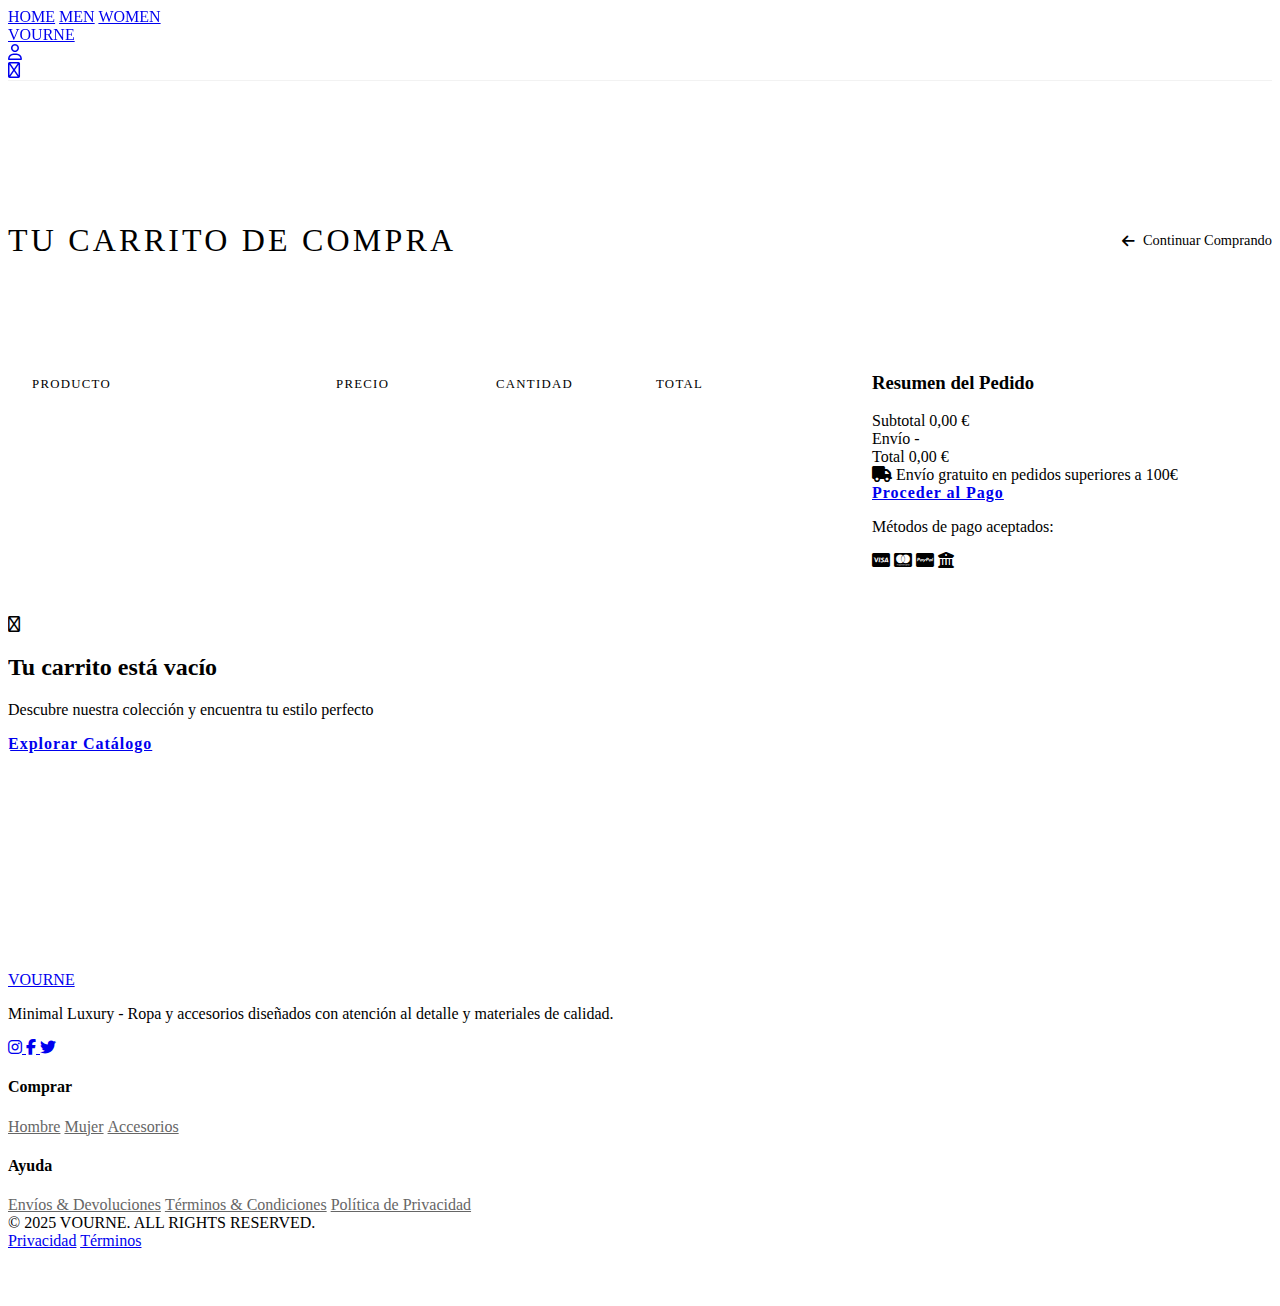
<file: Page-main/cart.html>
<!DOCTYPE html>
<html lang="es">
<head>
    <meta charset="UTF-8">
    <meta name="viewport" content="width=device-width, initial-scale=1.0">
    <title>Carrito - VOURNE</title>
    <link rel="stylesheet" href="assets/css/style.css"> 
    <link rel="stylesheet" href="assets/css/cart.css">
    <link rel="stylesheet" href="https://cdnjs.cloudflare.com/ajax/libs/font-awesome/6.4.0/css/all.min.css">
</head>
<body>
    <header class="site-header" id="header">
        <nav class="nav container">
            <div class="nav__left">
                <a class="nav__link" href="index.html">HOME</a>
                <a class="nav__link" href="catalog/men.html">MEN</a>
                <a class="nav__link" href="catalog/women.html">WOMEN</a>
            </div>

            <div class="nav__center">
                <a href="index.html" class="nav__brand">VOURNE</a>
            </div>

            <div class="nav__right">
                <a class="nav__link" href="#" aria-label="Cuenta">
                    <i class="far fa-user"></i>
                </a>
                <div class="cart-dropdown">
                    <a class="nav__link cart-dropdown__toggle" href="cart.html">
                        <i class="far fa-shopping-bag"></i>
                        <span class="cart-count">0</span>
                    </a>
                </div>
            </div>
        </nav>
    </header>

    <main class="cart-page">
        <div class="container">
            <div class="cart-header">
                <h1>Tu Carrito de Compra</h1>
                <a href="catalog/all.html" class="continue-shopping">
                    <i class="fas fa-arrow-left"></i>
                    Continuar Comprando
                </a>
            </div>

            <div class="cart-layout">
                <div class="cart-items-section">
                    <div class="cart-items-header">
                        <span>Producto</span>
                        <span>Precio</span>
                        <span>Cantidad</span>
                        <span>Total</span>
                    </div>
                    
                    <div class="cart-items-container" id="cartItemsContainer">
                        </div>

                    <div class="cart-empty" id="cartEmpty">
                        <div class="empty-state">
                            <i class="far fa-shopping-bag"></i>
                            <h2>Tu carrito está vacío</h2>
                            <p>Descubre nuestra colección y encuentra tu estilo perfecto</p>
                            <a href="catalog/all.html" class="btn btn--primary">Explorar Catálogo</a>
                        </div>
                    </div>
                </div>

                <div class="cart-summary">
                    <div class="summary-card">
                        <h3>Resumen del Pedido</h3>
                        
                        <div class="summary-row">
                            <span>Subtotal</span>
                            <span id="subtotal">0,00 €</span>
                        </div>
                        
                        <div class="summary-row">
                            <span>Envío</span>
                            <span id="shippingCost">-</span>
                        </div>
                        
                        <div class="summary-divider"></div>
                        
                        <div class="summary-total">
                            <span>Total</span>
                            <span id="totalAmount">0,00 €</span>
                        </div>

                        <div class="shipping-notice">
                            <i class="fas fa-truck"></i>
                            <span>Envío gratuito en pedidos superiores a 100€</span>
                        </div>

                        <a href="checkout.html" class="btn btn--primary btn--full" id="checkoutBtn">
                            Proceder al Pago
                        </a>

                        <div class="payment-methods">
                            <p>Métodos de pago aceptados:</p>
                            <div class="payment-icons">
                                <i class="fab fa-cc-visa" title="Visa"></i>
                                <i class="fab fa-cc-mastercard" title="Mastercard"></i>
                                <i class="fab fa-cc-paypal" title="PayPal"></i>
                                <i class="fas fa-university" title="Transferencia"></i>
                            </div>
                        </div>
                    </div>
                </div>
            </div>
        </div>
    </main>

    <footer class="site-footer">
        <div class="container">
            <div class="footer-content">
                <div class="footer-brand">
                    <a href="index.html" class="footer-logo">VOURNE</a>
                    <p class="footer-description">
                        Minimal Luxury - Ropa y accesorios diseñados con atención al detalle y materiales de calidad.
                    </p>
                    <div class="social-links">
                        <a href="#" class="social-link" aria-label="Instagram">
                            <i class="fab fa-instagram"></i>
                        </a>
                        <a href="#" class="social-link" aria-label="Facebook">
                            <i class="fab fa-facebook-f"></i>
                        </a>
                        <a href="#" class="social-link" aria-label="Twitter">
                            <i class="fab fa-twitter"></i>
                        </a>
                    </div>
                </div>
                
                <div class="footer-column">
                    <h4>Comprar</h4>
                    <div class="footer-links">
                        <a href="catalog/men.html" class="footer-link">Hombre</a>
                        <a href="catalog/women.html" class="footer-link">Mujer</a>
                        <a href="catalog/accessories.html" class="footer-link">Accesorios</a>
                    </div>
                </div>
                
                <div class="footer-column">
                    <h4>Ayuda</h4>
                    <div class="footer-links">
                        <a href="legal/shipping.html" class="footer-link">Envíos & Devoluciones</a>
                        <a href="legal/terms.html" class="footer-link">Términos & Condiciones</a>
                        <a href="legal/privacy.html" class="footer-link">Política de Privacidad</a>
                    </div>
                </div>
            </div>
            
            <div class="footer-bottom">
                <div class="footer-copyright">
                    © 2025 VOURNE. ALL RIGHTS RESERVED.
                </div>
                <div class="footer-legal">
                    <a href="legal/privacy.html" class="footer-link">Privacidad</a>
                    <a href="legal/terms.html" class="footer-link">Términos</a>
                </div>
            </div>
        </div>
    </footer>

    <script src="assets/js/cart.js"></script>
</body>
</html>
</file>
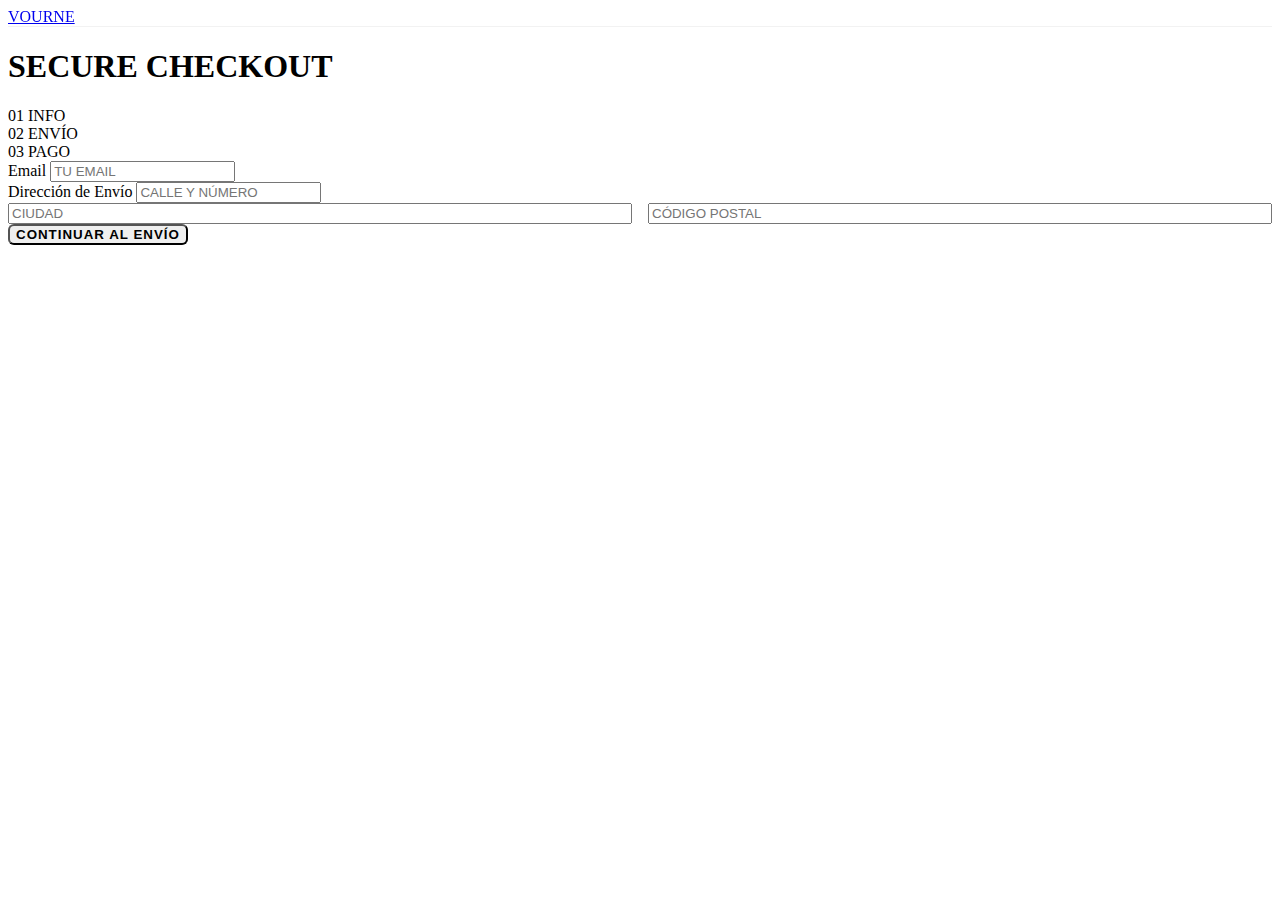
<file: Page-main/checkout.html>
<!DOCTYPE html>
<html lang="es">
<head>
    <meta charset="UTF-8">
    <meta name="viewport" content="width=device-width, initial-scale=1.0">
    <title>CHECKOUT - VOURNE</title>
    <link href="https://fonts.googleapis.com/css2?family=Oswald:wght@300;500;700&family=Syncopate:wght@400;700&display=swap" rel="stylesheet">
    <link rel="stylesheet" href="assets/css/style.css">
</head>
<body>
    <header class="site-header">
        <div class="container text-center">
            <a href="index.html" class="nav__brand">VOURNE</a>
        </div>
    </header>

    <main class="checkout-page">
        <div class="container form-section">
            <div class="catalog-header">
                <h1>SECURE CHECKOUT</h1>
            </div>

            <div class="checkout-steps">
                <div class="step active">01 INFO</div>
                <div class="step">02 ENVÍO</div>
                <div class="step">03 PAGO</div>
            </div>

            <form>
                <div class="form-group">
                    <label>Email</label>
                    <input type="email" placeholder="TU EMAIL" required>
                </div>
                <div class="form-group">
                    <label>Dirección de Envío</label>
                    <input type="text" placeholder="CALLE Y NÚMERO" required>
                </div>
                <div class="form-group" style="display:grid; grid-template-columns: 1fr 1fr; gap:1rem;">
                    <input type="text" placeholder="CIUDAD" required>
                    <input type="text" placeholder="CÓDIGO POSTAL" required>
                </div>
                <div class="mt-2">
                    <button type="submit" class="btn btn--primary btn--full">CONTINUAR AL ENVÍO</button>
                </div>
            </form>
        </div>
    </main>
</body>
</html>
</file>
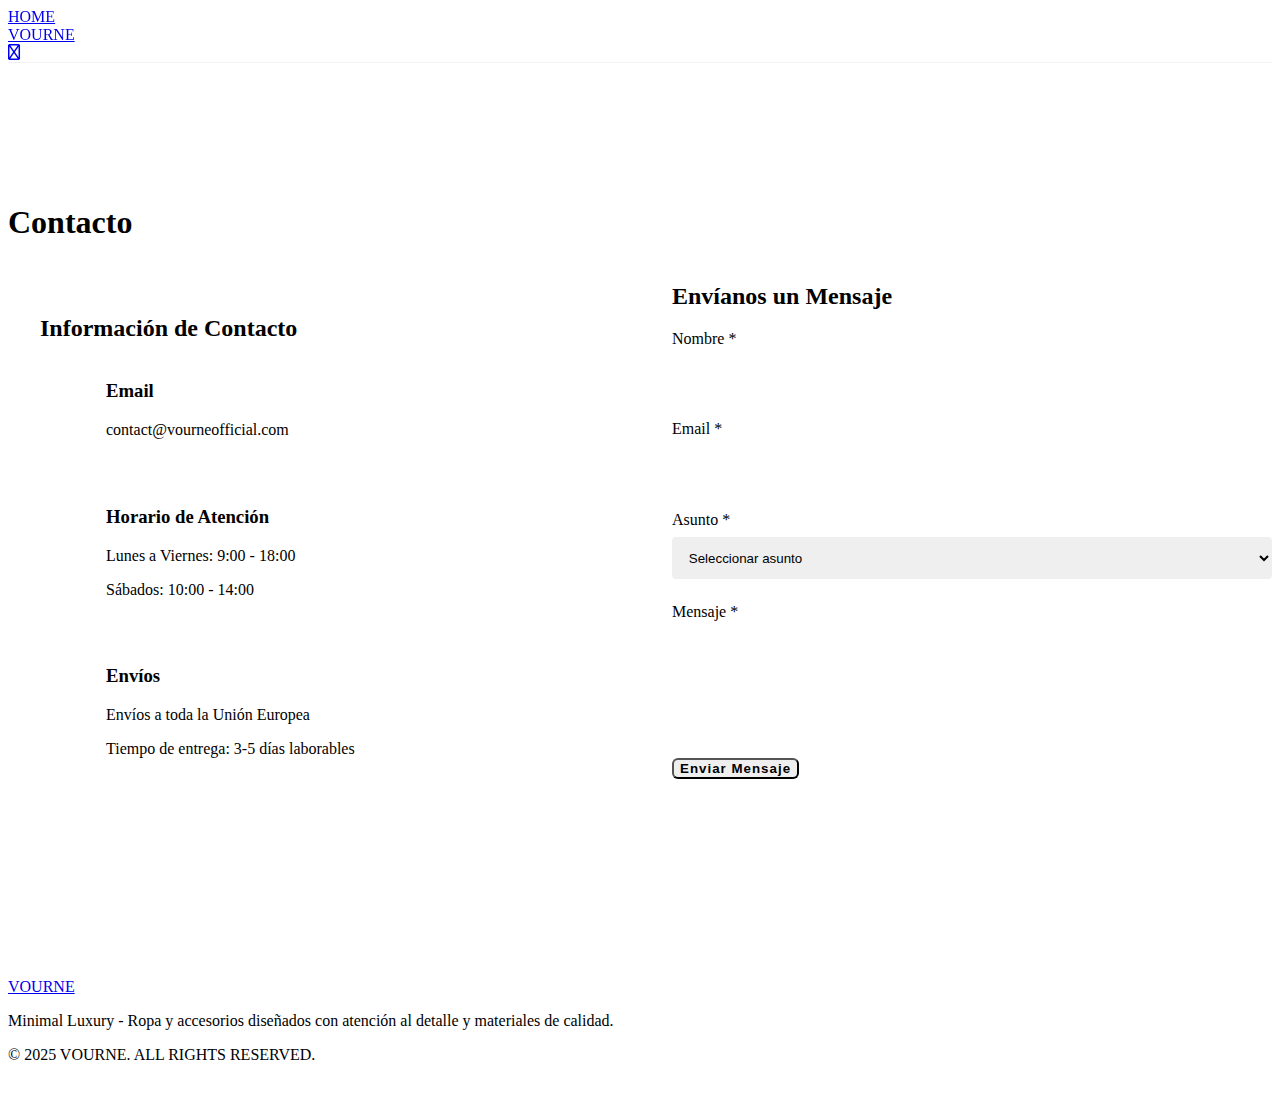
<file: Page-main/contact.html>
<!DOCTYPE html>
<html lang="es">
<head>
    <meta charset="UTF-8">
    <meta name="viewport" content="width=device-width, initial-scale=1.0">
    <title>Contacto - VOURNE</title>
    <link rel="stylesheet" href="assets/css/style.css">
    <link rel="stylesheet" href="https://cdnjs.cloudflare.com/ajax/libs/font-awesome/6.4.0/css/all.min.css">
    <style>
        .contact-page {
            padding: 120px 0 60px;
        }
        .contact-grid {
            display: grid;
            grid-template-columns: 1fr 1fr;
            gap: 4rem;
        }
        .contact-info {
            background: var(--primary-light);
            padding: 2rem;
            border-radius: 8px;
        }
        .contact-item {
            display: flex;
            align-items: center;
            gap: 1rem;
            margin-bottom: 2rem;
        }
        .contact-icon {
            width: 50px;
            height: 50px;
            background: var(--accent);
            color: white;
            border-radius: 50%;
            display: flex;
            align-items: center;
            justify-content: center;
            font-size: 1.2rem;
        }
        .form-group {
            margin-bottom: 1.5rem;
        }
        .form-group label {
            display: block;
            margin-bottom: 0.5rem;
            font-weight: 500;
        }
        .form-group input,
        .form-group select,
        .form-group textarea {
            width: 100%;
            padding: 0.8rem;
            border: 1px solid var(--border);
            border-radius: 4px;
        }
        @media (max-width: 768px) {
            .contact-grid {
                grid-template-columns: 1fr;
            }
        }
    </style>
</head>
<body>
    <header class="site-header" id="header">
        <nav class="nav container">
            <div class="nav__left">
                <a class="nav__link" href="index.html">HOME</a>
            </div>
            <div class="nav__center">
                <a href="index.html" class="nav__brand">VOURNE</a>
            </div>
            <div class="nav__right">
                <a class="nav__link" href="cart.html">
                    <i class="far fa-shopping-bag"></i>
                </a>
            </div>
        </nav>
    </header>

    <main class="contact-page">
        <div class="container">
            <h1 class="section-title">Contacto</h1>
            
            <div class="contact-grid">
                <div class="contact-info">
                    <h2>Información de Contacto</h2>
                    
                    <div class="contact-item">
                        <div class="contact-icon">
                            <i class="fas fa-envelope"></i>
                        </div>
                        <div>
                            <h3>Email</h3>
                            <p>contact@vourneofficial.com</p>
                        </div>
                    </div>
                    
                    <div class="contact-item">
                        <div class="contact-icon">
                            <i class="fas fa-clock"></i>
                        </div>
                        <div>
                            <h3>Horario de Atención</h3>
                            <p>Lunes a Viernes: 9:00 - 18:00</p>
                            <p>Sábados: 10:00 - 14:00</p>
                        </div>
                    </div>
                    
                    <div class="contact-item">
                        <div class="contact-icon">
                            <i class="fas fa-shipping-fast"></i>
                        </div>
                        <div>
                            <h3>Envíos</h3>
                            <p>Envíos a toda la Unión Europea</p>
                            <p>Tiempo de entrega: 3-5 días laborables</p>
                        </div>
                    </div>
                </div>
                
                <div class="contact-form">
                    <h2>Envíanos un Mensaje</h2>
                    <form id="contactForm">
                        <div class="form-group">
                            <label for="name">Nombre *</label>
                            <input type="text" id="name" name="name" required>
                        </div>
                        
                        <div class="form-group">
                            <label for="email">Email *</label>
                            <input type="email" id="email" name="email" required>
                        </div>
                        
                        <div class="form-group">
                            <label for="subject">Asunto *</label>
                            <select id="subject" name="subject" required>
                                <option value="">Seleccionar asunto</option>
                                <option value="order">Consulta sobre pedido</option>
                                <option value="product">Información de producto</option>
                                <option value="shipping">Consulta de envíos</option>
                                <option value="return">Devoluciones</option>
                                <option value="other">Otro</option>
                            </select>
                        </div>
                        
                        <div class="form-group">
                            <label for="message">Mensaje *</label>
                            <textarea id="message" name="message" rows="5" required></textarea>
                        </div>
                        
                        <button type="submit" class="btn btn--primary">Enviar Mensaje</button>
                    </form>
                </div>
            </div>
        </div>
    </main>

    <footer class="site-footer">
        <div class="container">
            <div class="footer-content">
                <div class="footer-brand">
                    <a href="index.html" class="footer-logo">VOURNE</a>
                    <p class="footer-description">
                        Minimal Luxury - Ropa y accesorios diseñados con atención al detalle y materiales de calidad.
                    </p>
                </div>
            </div>
            <div class="footer-bottom">
                <div class="footer-copyright">
                    © 2025 VOURNE. ALL RIGHTS RESERVED.
                </div>
            </div>
        </div>
    </footer>

    <script>
        document.getElementById('contactForm').addEventListener('submit', function(e) {
            e.preventDefault();
            
            // Referencia al botón para mostrar estado de carga
            const submitBtn = this.querySelector('button[type="submit"]');
            const originalText = submitBtn.innerText;
            submitBtn.innerText = 'Enviando...';
            submitBtn.disabled = true;

            // Recopilar datos del formulario
            const formData = new FormData(this);

            // Enviar petición al servidor PHP
            fetch('php/contact-form.php', {
                method: 'POST',
                body: formData
            })
            .then(response => response.json())
            .then(data => {
                if (data.success) {
                    alert('¡Mensaje enviado! Te responderemos en breve.');
                    this.reset();
                } else {
                    alert('Error: ' + (data.error || 'Ocurrió un error al enviar el mensaje.'));
                }
            })
            .catch(error => {
                console.error('Error:', error);
                alert('Ocurrió un error de conexión o en el servidor. Por favor, inténtalo de nuevo.');
            })
            .finally(() => {
                // Restaurar botón
                submitBtn.innerText = originalText;
                submitBtn.disabled = false;
            });
        });
    </script>
</body>
</html>
</file>
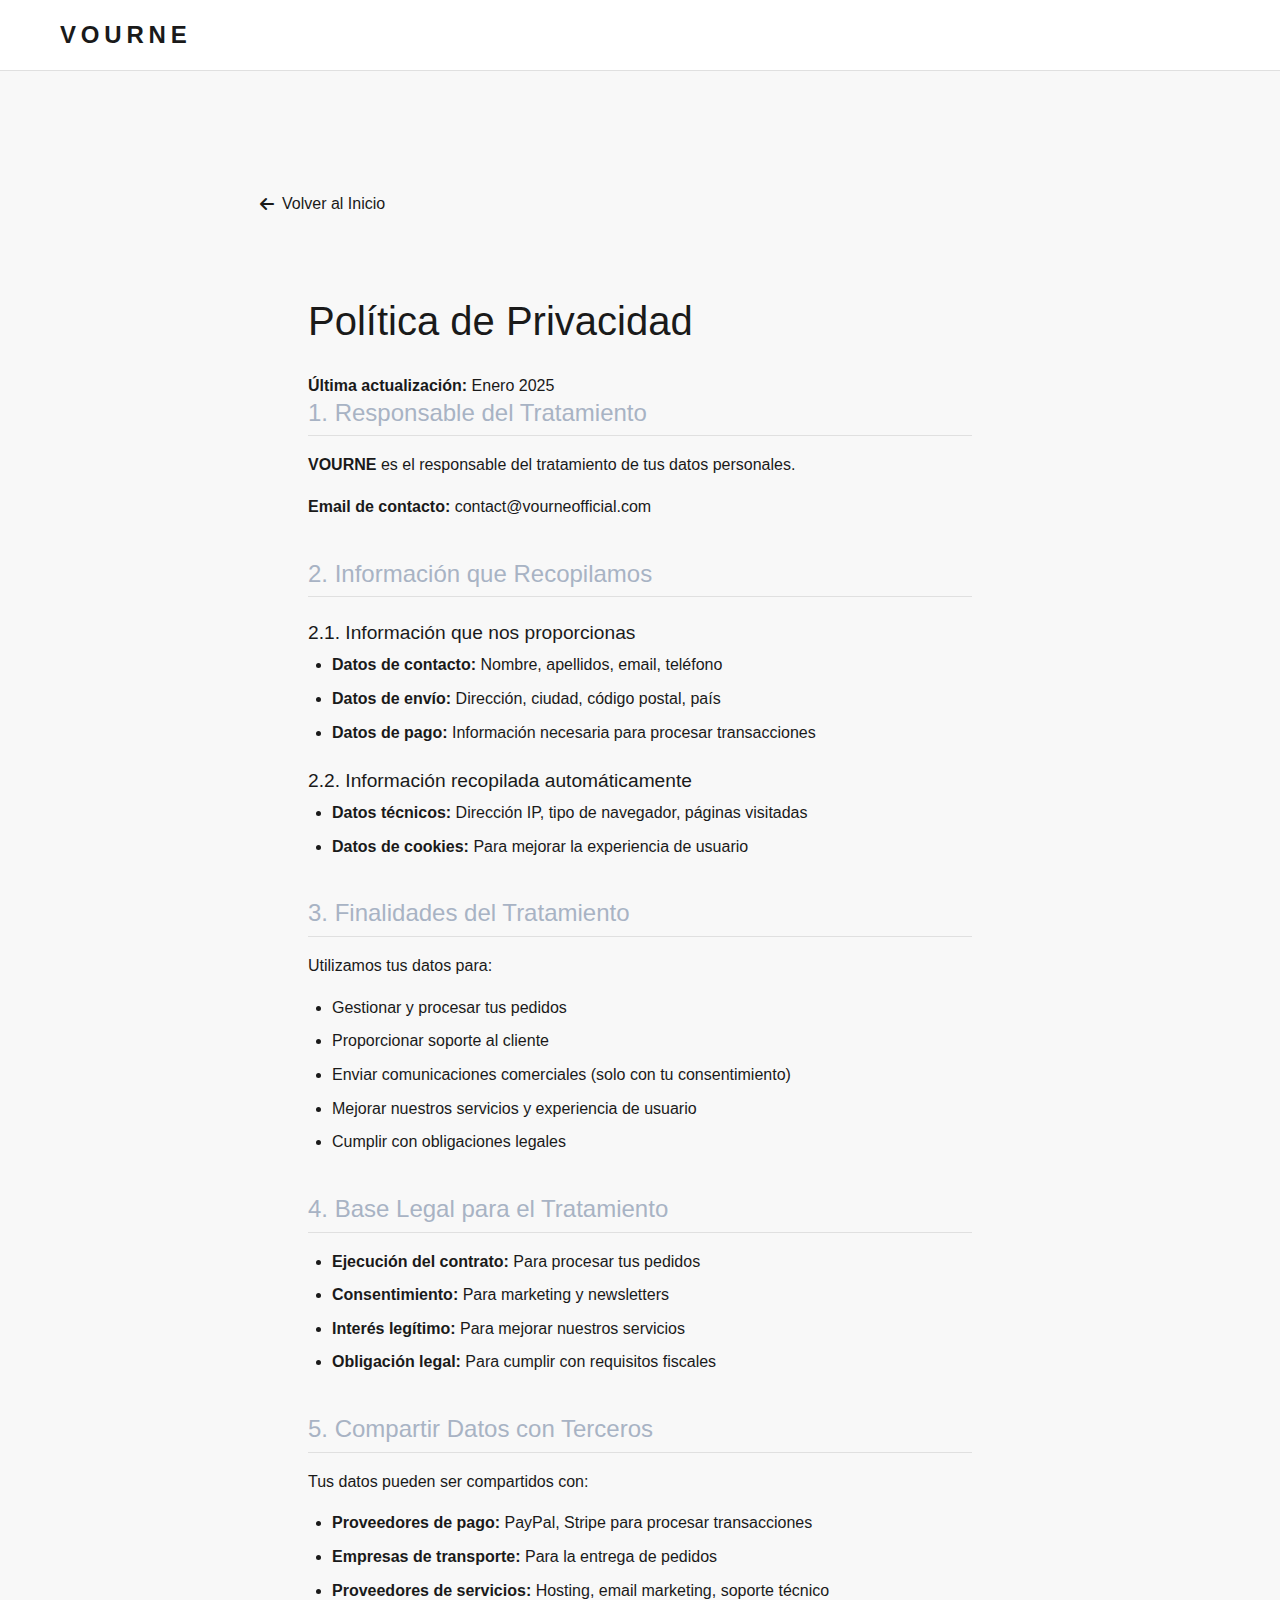
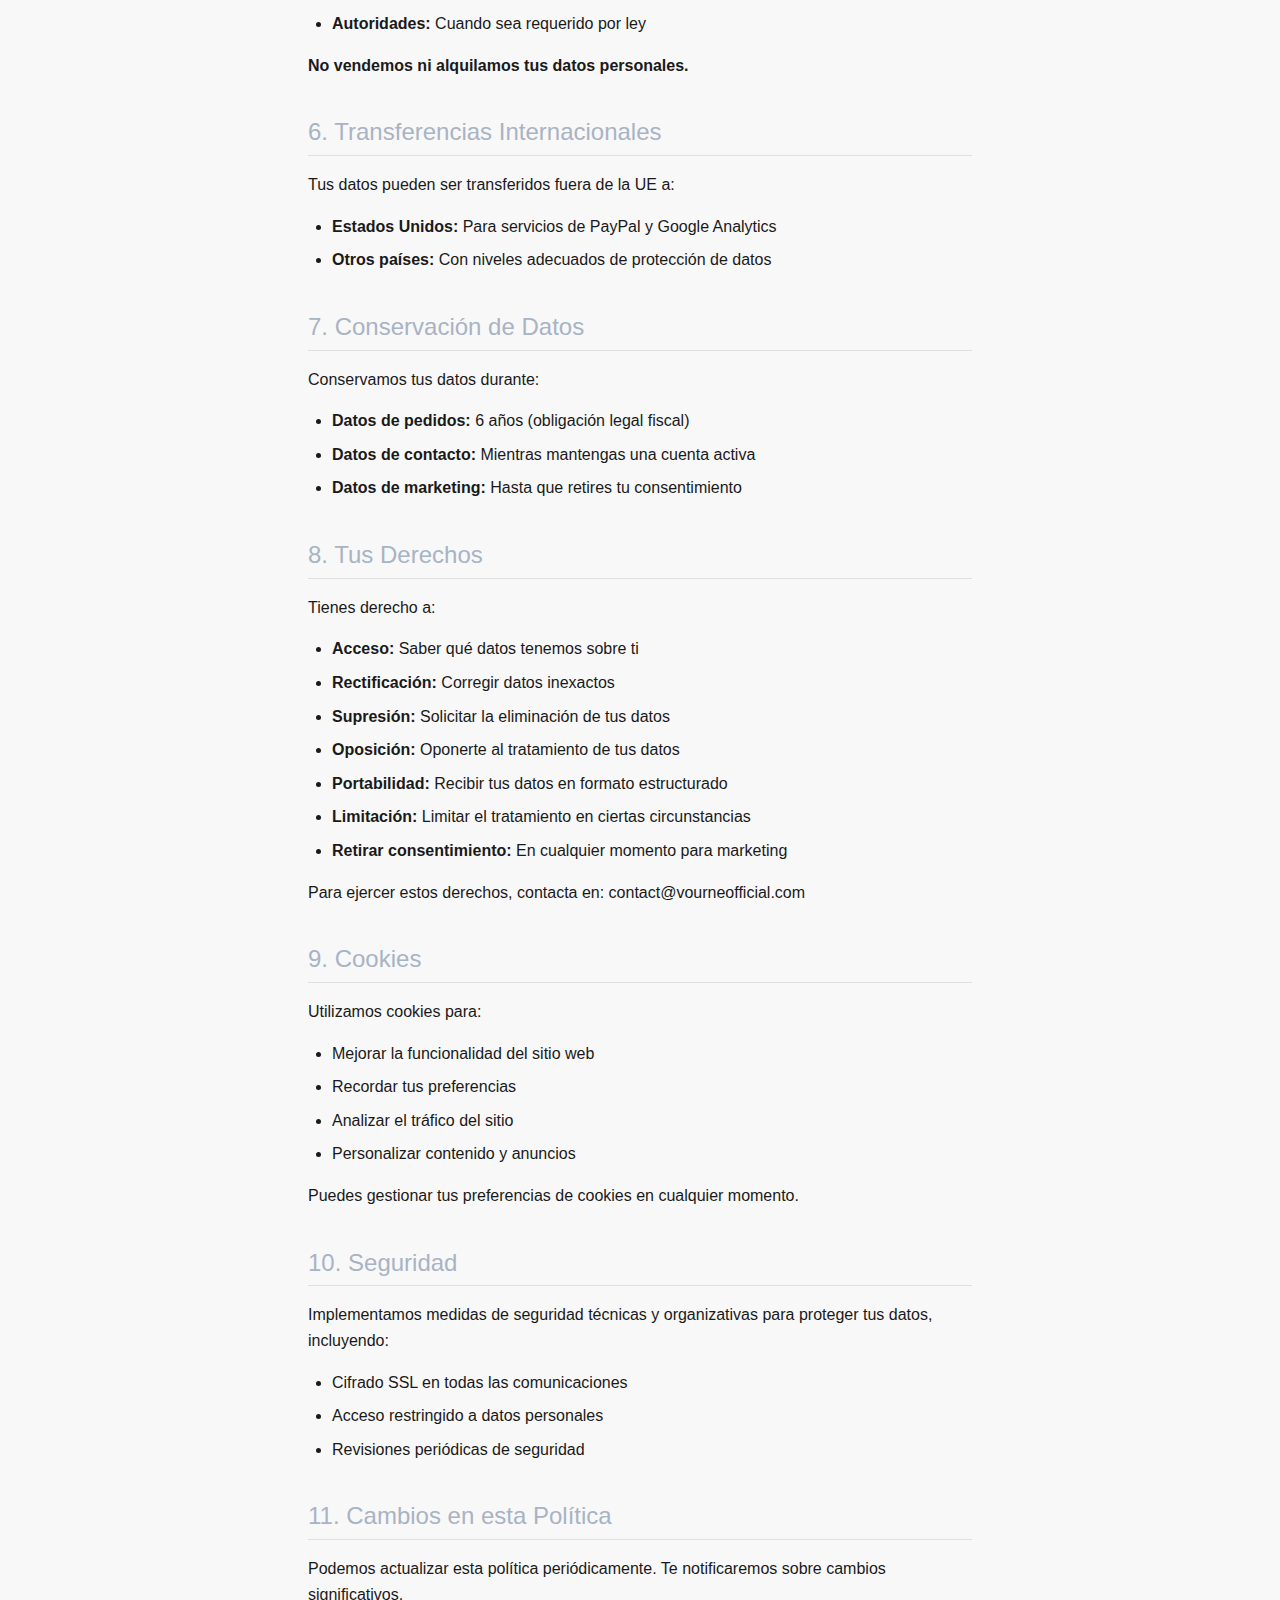
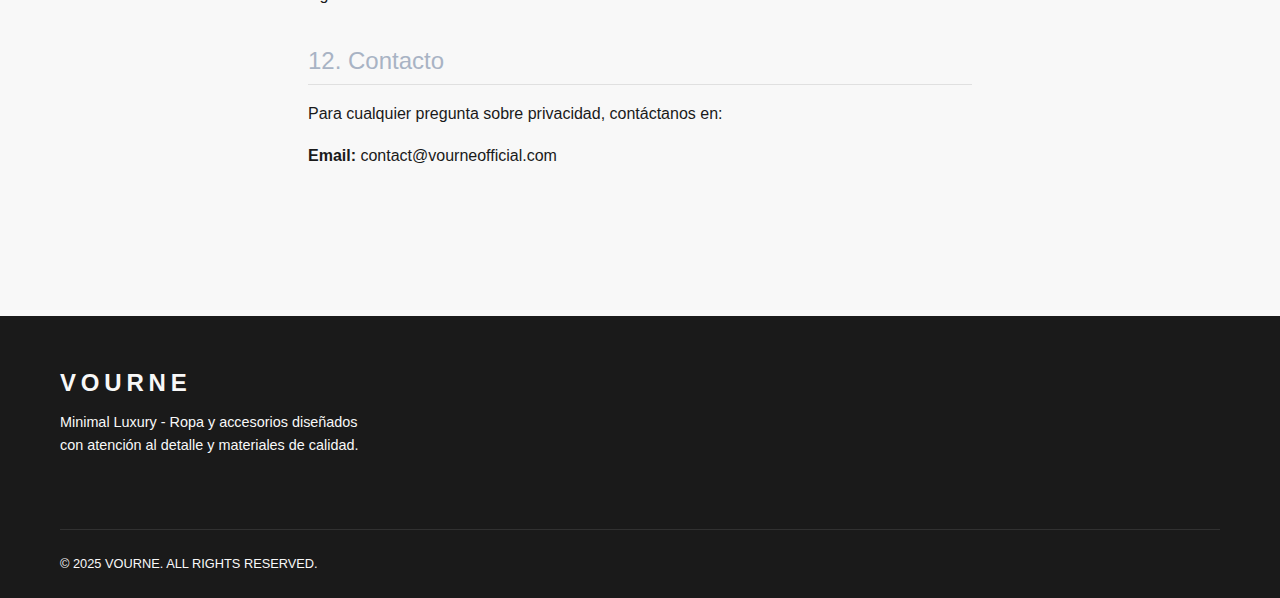
<file: Page-main/legal/privacy.html>
<!DOCTYPE html>
<html lang="es">
<head>
    <meta charset="UTF-8">
    <meta name="viewport" content="width=device-width, initial-scale=1.0">
    <title>Política de Privacidad - VOURNE</title>
    <link rel="stylesheet" href="../assets/css/main.css">
    <link rel="stylesheet" href="https://cdnjs.cloudflare.com/ajax/libs/font-awesome/6.4.0/css/all.min.css">
    <style>
        .legal-page {
            padding: 120px 0 60px;
            max-width: 800px;
            margin: 0 auto;
        }
        .legal-content {
            background: var(--background);
            padding: 3rem;
            border-radius: 8px;
            box-shadow: var(--shadow);
        }
        .legal-section {
            margin-bottom: 2.5rem;
        }
        .legal-section h2 {
            font-size: 1.5rem;
            margin-bottom: 1rem;
            color: var(--accent);
            border-bottom: 1px solid var(--border);
            padding-bottom: 0.5rem;
        }
        .legal-section h3 {
            font-size: 1.2rem;
            margin: 1.5rem 0 0.5rem;
        }
        .legal-section p, .legal-section ul {
            margin-bottom: 1rem;
            line-height: 1.6;
        }
        .legal-section ul {
            padding-left: 1.5rem;
        }
        .legal-section li {
            margin-bottom: 0.5rem;
        }
        .back-to-home {
            display: inline-flex;
            align-items: center;
            gap: 0.5rem;
            margin-bottom: 2rem;
            color: var(--text-dark);
            text-decoration: none;
        }
        .back-to-home:hover {
            color: var(--accent);
        }
    </style>
</head>
<body>
    <header class="site-header" id="header">
        <nav class="nav container">
            <div class="nav__center">
                <a href="../index.html" class="nav__brand">VOURNE</a>
            </div>
        </nav>
    </header>

    <main class="legal-page">
        <div class="container">
            <a href="../index.html" class="back-to-home">
                <i class="fas fa-arrow-left"></i>
                Volver al Inicio
            </a>

            <div class="legal-content">
                <h1>Política de Privacidad</h1>
                <p><strong>Última actualización:</strong> Enero 2025</p>

                <div class="legal-section">
                    <h2>1. Responsable del Tratamiento</h2>
                    <p><strong>VOURNE</strong> es el responsable del tratamiento de tus datos personales.</p>
                    <p><strong>Email de contacto:</strong> contact@vourneofficial.com</p>
                </div>

                <div class="legal-section">
                    <h2>2. Información que Recopilamos</h2>
                    <h3>2.1. Información que nos proporcionas</h3>
                    <ul>
                        <li><strong>Datos de contacto:</strong> Nombre, apellidos, email, teléfono</li>
                        <li><strong>Datos de envío:</strong> Dirección, ciudad, código postal, país</li>
                        <li><strong>Datos de pago:</strong> Información necesaria para procesar transacciones</li>
                    </ul>

                    <h3>2.2. Información recopilada automáticamente</h3>
                    <ul>
                        <li><strong>Datos técnicos:</strong> Dirección IP, tipo de navegador, páginas visitadas</li>
                        <li><strong>Datos de cookies:</strong> Para mejorar la experiencia de usuario</li>
                    </ul>
                </div>

                <div class="legal-section">
                    <h2>3. Finalidades del Tratamiento</h2>
                    <p>Utilizamos tus datos para:</p>
                    <ul>
                        <li>Gestionar y procesar tus pedidos</li>
                        <li>Proporcionar soporte al cliente</li>
                        <li>Enviar comunicaciones comerciales (solo con tu consentimiento)</li>
                        <li>Mejorar nuestros servicios y experiencia de usuario</li>
                        <li>Cumplir con obligaciones legales</li>
                    </ul>
                </div>

                <div class="legal-section">
                    <h2>4. Base Legal para el Tratamiento</h4>
                    <ul>
                        <li><strong>Ejecución del contrato:</strong> Para procesar tus pedidos</li>
                        <li><strong>Consentimiento:</strong> Para marketing y newsletters</li>
                        <li><strong>Interés legítimo:</strong> Para mejorar nuestros servicios</li>
                        <li><strong>Obligación legal:</strong> Para cumplir con requisitos fiscales</li>
                    </ul>
                </div>

                <div class="legal-section">
                    <h2>5. Compartir Datos con Terceros</h2>
                    <p>Tus datos pueden ser compartidos con:</p>
                    <ul>
                        <li><strong>Proveedores de pago:</strong> PayPal, Stripe para procesar transacciones</li>
                        <li><strong>Empresas de transporte:</strong> Para la entrega de pedidos</li>
                        <li><strong>Proveedores de servicios:</strong> Hosting, email marketing, soporte técnico</li>
                        <li><strong>Autoridades:</strong> Cuando sea requerido por ley</li>
                    </ul>
                    <p><strong>No vendemos ni alquilamos tus datos personales.</strong></p>
                </div>

                <div class="legal-section">
                    <h2>6. Transferencias Internacionales</h2>
                    <p>Tus datos pueden ser transferidos fuera de la UE a:</p>
                    <ul>
                        <li><strong>Estados Unidos:</strong> Para servicios de PayPal y Google Analytics</li>
                        <li><strong>Otros países:</strong> Con niveles adecuados de protección de datos</li>
                    </ul>
                </div>

                <div class="legal-section">
                    <h2>7. Conservación de Datos</h2>
                    <p>Conservamos tus datos durante:</p>
                    <ul>
                        <li><strong>Datos de pedidos:</strong> 6 años (obligación legal fiscal)</li>
                        <li><strong>Datos de contacto:</strong> Mientras mantengas una cuenta activa</li>
                        <li><strong>Datos de marketing:</strong> Hasta que retires tu consentimiento</li>
                    </ul>
                </div>

                <div class="legal-section">
                    <h2>8. Tus Derechos</h2>
                    <p>Tienes derecho a:</p>
                    <ul>
                        <li><strong>Acceso:</strong> Saber qué datos tenemos sobre ti</li>
                        <li><strong>Rectificación:</strong> Corregir datos inexactos</li>
                        <li><strong>Supresión:</strong> Solicitar la eliminación de tus datos</li>
                        <li><strong>Oposición:</strong> Oponerte al tratamiento de tus datos</li>
                        <li><strong>Portabilidad:</strong> Recibir tus datos en formato estructurado</li>
                        <li><strong>Limitación:</strong> Limitar el tratamiento en ciertas circunstancias</li>
                        <li><strong>Retirar consentimiento:</strong> En cualquier momento para marketing</li>
                    </ul>
                    <p>Para ejercer estos derechos, contacta en: contact@vourneofficial.com</p>
                </div>

                <div class="legal-section">
                    <h2>9. Cookies</h2>
                    <p>Utilizamos cookies para:</p>
                    <ul>
                        <li>Mejorar la funcionalidad del sitio web</li>
                        <li>Recordar tus preferencias</li>
                        <li>Analizar el tráfico del sitio</li>
                        <li>Personalizar contenido y anuncios</li>
                    </ul>
                    <p>Puedes gestionar tus preferencias de cookies en cualquier momento.</p>
                </div>

                <div class="legal-section">
                    <h2>10. Seguridad</h2>
                    <p>Implementamos medidas de seguridad técnicas y organizativas para proteger tus datos, incluyendo:</p>
                    <ul>
                        <li>Cifrado SSL en todas las comunicaciones</li>
                        <li>Acceso restringido a datos personales</li>
                        <li>Revisiones periódicas de seguridad</li>
                    </ul>
                </div>

                <div class="legal-section">
                    <h2>11. Cambios en esta Política</h2>
                    <p>Podemos actualizar esta política periódicamente. Te notificaremos sobre cambios significativos.</p>
                </div>

                <div class="legal-section">
                    <h2>12. Contacto</h2>
                    <p>Para cualquier pregunta sobre privacidad, contáctanos en:</p>
                    <p><strong>Email:</strong> contact@vourneofficial.com</p>
                </div>
            </div>
        </div>
    </main>

    <footer class="site-footer">
        <div class="container">
            <div class="footer-content">
                <div class="footer-brand">
                    <a href="../index.html" class="footer-logo">VOURNE</a>
                    <p class="footer-description">
                        Minimal Luxury - Ropa y accesorios diseñados con atención al detalle y materiales de calidad.
                    </p>
                </div>
            </div>
            <div class="footer-bottom">
                <div class="footer-copyright">
                    © 2025 VOURNE. ALL RIGHTS RESERVED.
                </div>
            </div>
        </div>
    </footer>
</body>
</html>
</file>
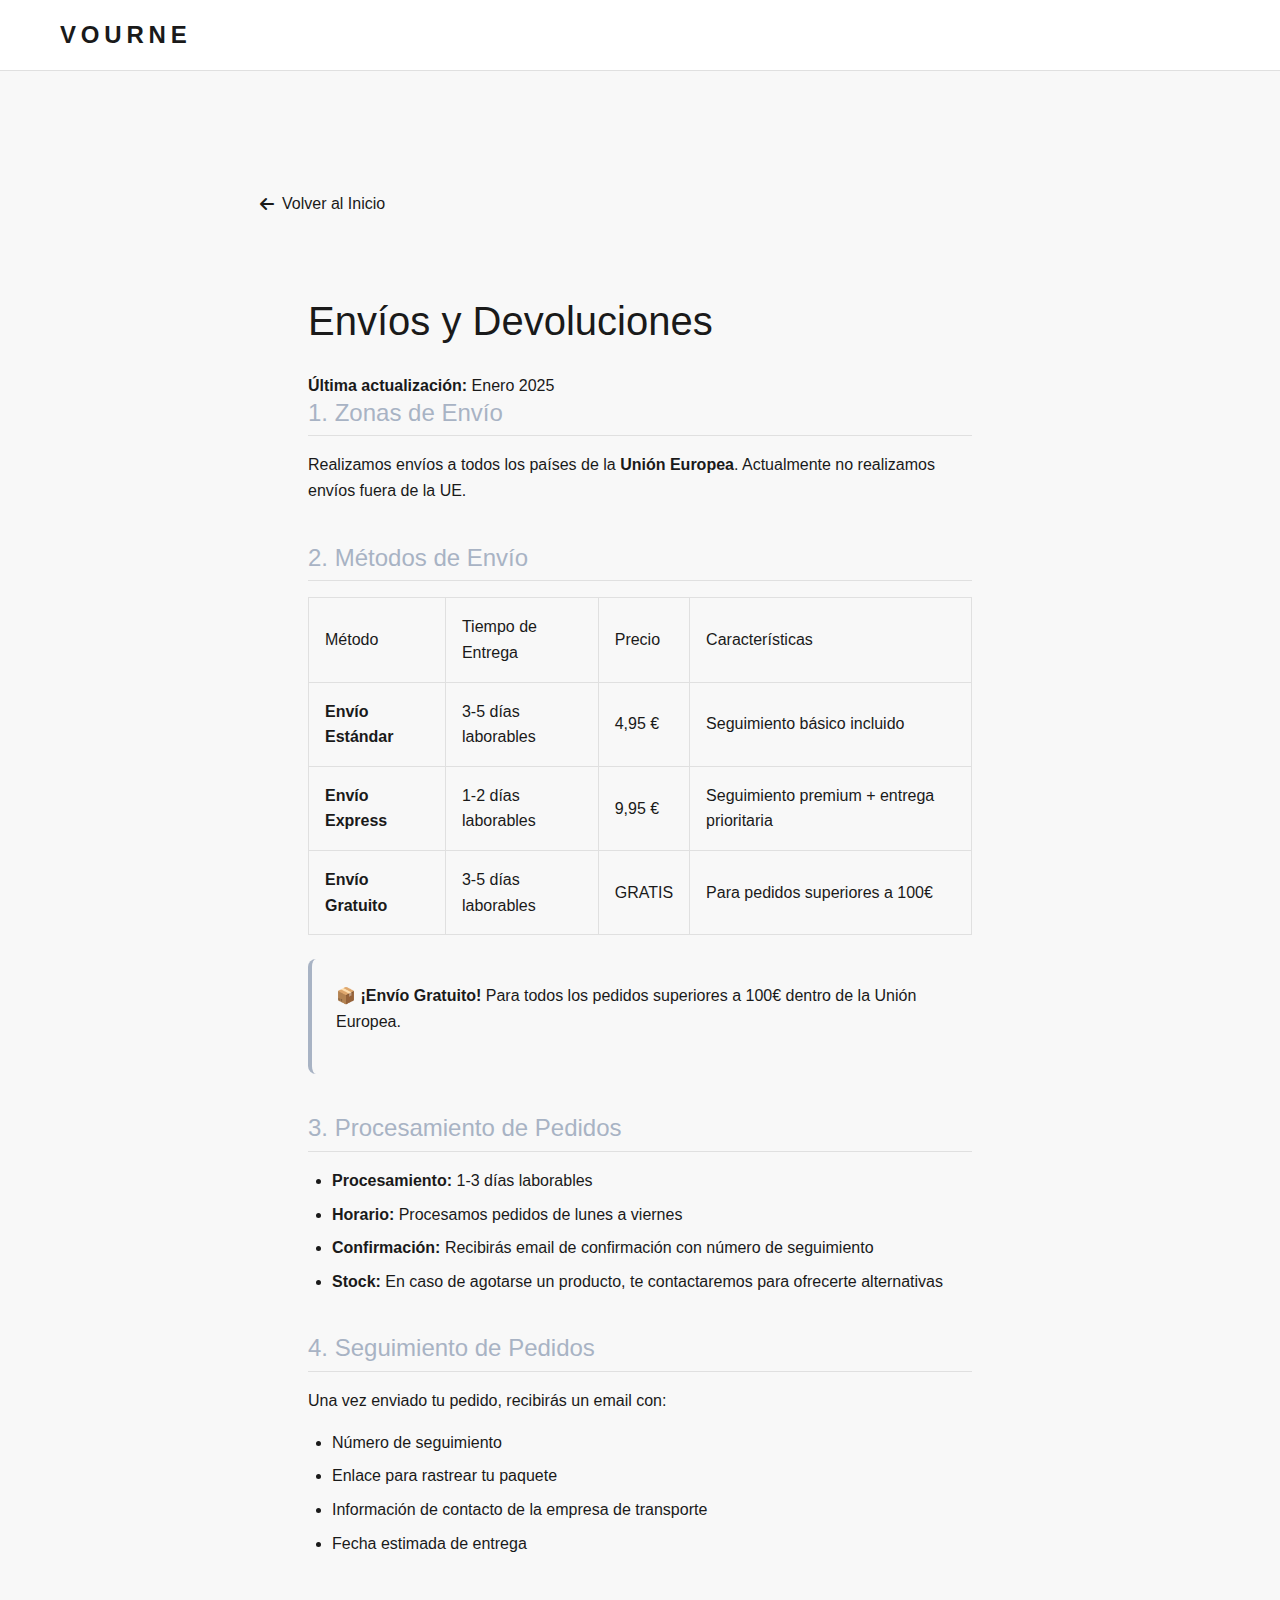
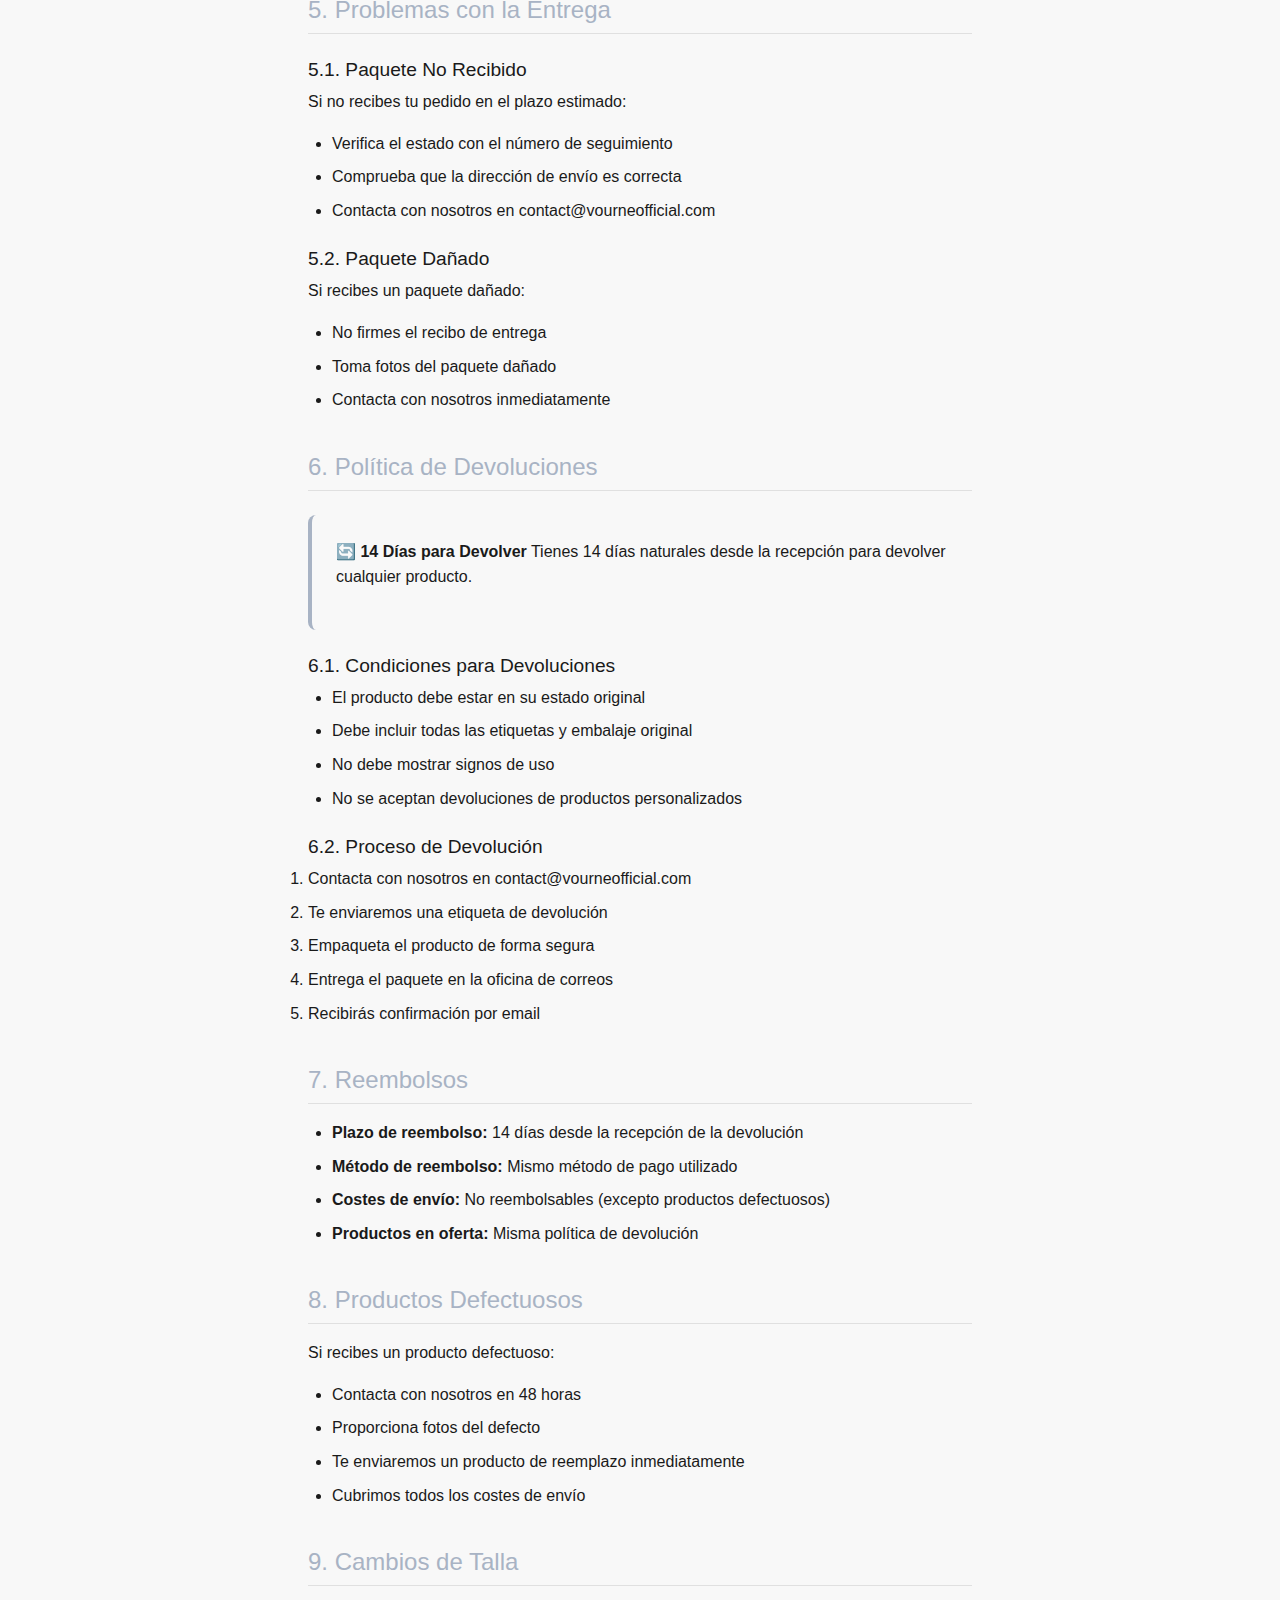
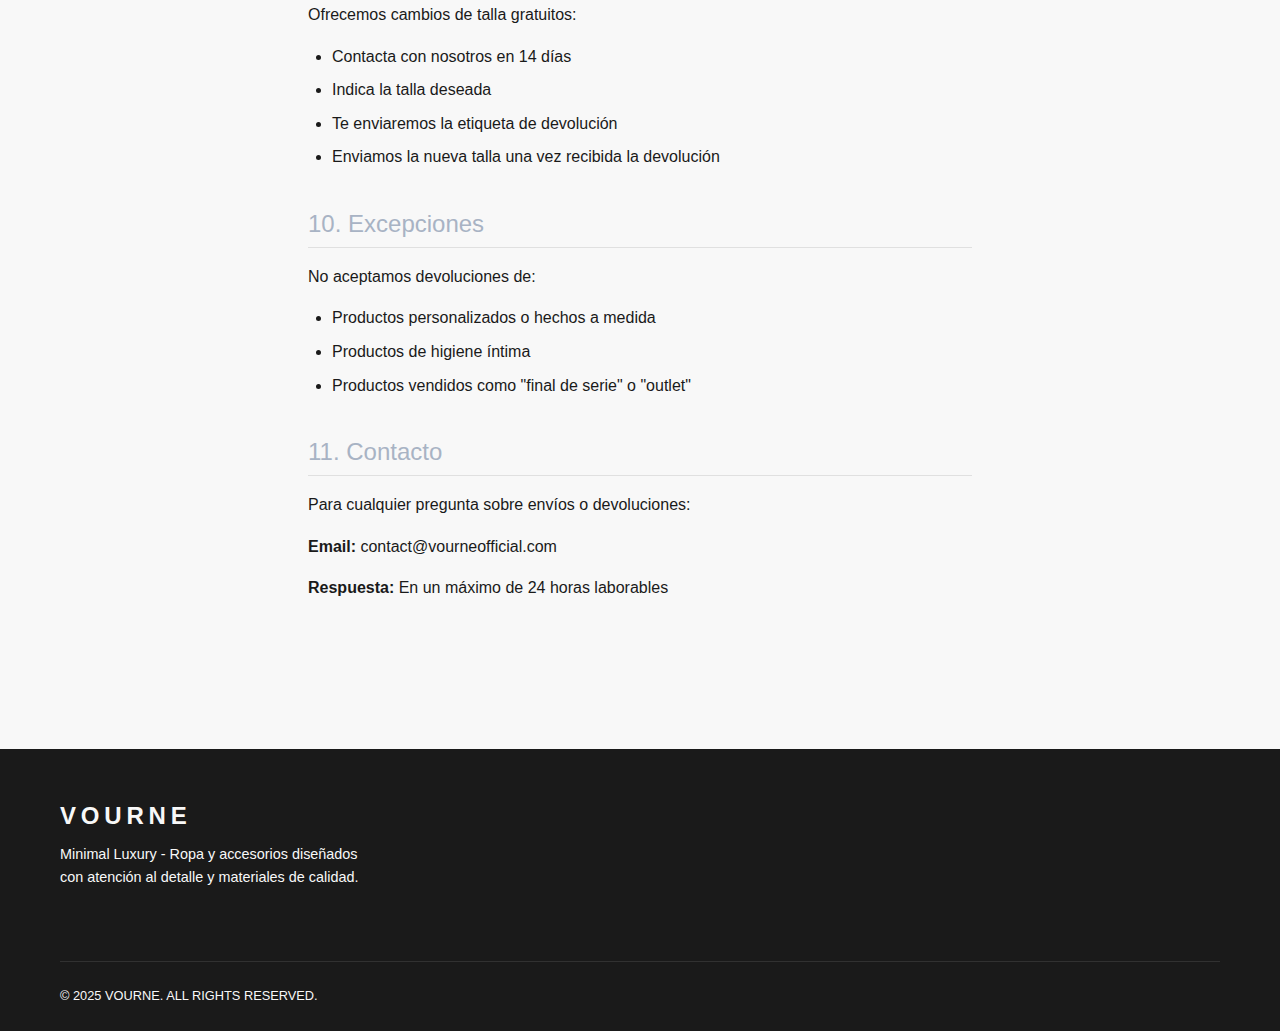
<file: Page-main/legal/shipping.html>
<!DOCTYPE html>
<html lang="es">
<head>
    <meta charset="UTF-8">
    <meta name="viewport" content="width=device-width, initial-scale=1.0">
    <title>Envíos y Devoluciones - VOURNE</title>
    <link rel="stylesheet" href="../assets/css/main.css">
    <link rel="stylesheet" href="https://cdnjs.cloudflare.com/ajax/libs/font-awesome/6.4.0/css/all.min.css">
    <style>
        .legal-page {
            padding: 120px 0 60px;
            max-width: 800px;
            margin: 0 auto;
        }
        .legal-content {
            background: var(--background);
            padding: 3rem;
            border-radius: 8px;
            box-shadow: var(--shadow);
        }
        .legal-section {
            margin-bottom: 2.5rem;
        }
        .legal-section h2 {
            font-size: 1.5rem;
            margin-bottom: 1rem;
            color: var(--accent);
            border-bottom: 1px solid var(--border);
            padding-bottom: 0.5rem;
        }
        .legal-section h3 {
            font-size: 1.2rem;
            margin: 1.5rem 0 0.5rem;
        }
        .legal-section p, .legal-section ul {
            margin-bottom: 1rem;
            line-height: 1.6;
        }
        .legal-section ul {
            padding-left: 1.5rem;
        }
        .legal-section li {
            margin-bottom: 0.5rem;
        }
        .shipping-table {
            width: 100%;
            border-collapse: collapse;
            margin: 1rem 0;
        }
        .shipping-table th, .shipping-table td {
            padding: 1rem;
            border: 1px solid var(--border);
            text-align: left;
        }
        .shipping-table th {
            background: var(--primary-light);
            font-weight: 500;
        }
        .back-to-home {
            display: inline-flex;
            align-items: center;
            gap: 0.5rem;
            margin-bottom: 2rem;
            color: var(--text-dark);
            text-decoration: none;
        }
        .back-to-home:hover {
            color: var(--accent);
        }
        .info-box {
            background: var(--primary-light);
            padding: 1.5rem;
            border-radius: 8px;
            margin: 1.5rem 0;
            border-left: 4px solid var(--accent);
        }
    </style>
</head>
<body>
    <header class="site-header" id="header">
        <nav class="nav container">
            <div class="nav__center">
                <a href="../index.html" class="nav__brand">VOURNE</a>
            </div>
        </nav>
    </header>

    <main class="legal-page">
        <div class="container">
            <a href="../index.html" class="back-to-home">
                <i class="fas fa-arrow-left"></i>
                Volver al Inicio
            </a>

            <div class="legal-content">
                <h1>Envíos y Devoluciones</h1>
                <p><strong>Última actualización:</strong> Enero 2025</p>

                <div class="legal-section">
                    <h2>1. Zonas de Envío</h2>
                    <p>Realizamos envíos a todos los países de la <strong>Unión Europea</strong>. Actualmente no realizamos envíos fuera de la UE.</p>
                </div>

                <div class="legal-section">
                    <h2>2. Métodos de Envío</h2>
                    
                    <table class="shipping-table">
                        <thead>
                            <tr>
                                <th>Método</th>
                                <th>Tiempo de Entrega</th>
                                <th>Precio</th>
                                <th>Características</th>
                            </tr>
                        </thead>
                        <tbody>
                            <tr>
                                <td><strong>Envío Estándar</strong></td>
                                <td>3-5 días laborables</td>
                                <td>4,95 €</td>
                                <td>Seguimiento básico incluido</td>
                            </tr>
                            <tr>
                                <td><strong>Envío Express</strong></td>
                                <td>1-2 días laborables</td>
                                <td>9,95 €</td>
                                <td>Seguimiento premium + entrega prioritaria</td>
                            </tr>
                            <tr>
                                <td><strong>Envío Gratuito</strong></td>
                                <td>3-5 días laborables</td>
                                <td>GRATIS</td>
                                <td>Para pedidos superiores a 100€</td>
                            </tr>
                        </tbody>
                    </table>

                    <div class="info-box">
                        <p><strong>📦 ¡Envío Gratuito!</strong> Para todos los pedidos superiores a 100€ dentro de la Unión Europea.</p>
                    </div>
                </div>

                <div class="legal-section">
                    <h2>3. Procesamiento de Pedidos</h2>
                    <ul>
                        <li><strong>Procesamiento:</strong> 1-3 días laborables</li>
                        <li><strong>Horario:</strong> Procesamos pedidos de lunes a viernes</li>
                        <li><strong>Confirmación:</strong> Recibirás email de confirmación con número de seguimiento</li>
                        <li><strong>Stock:</strong> En caso de agotarse un producto, te contactaremos para ofrecerte alternativas</li>
                    </ul>
                </div>

                <div class="legal-section">
                    <h2>4. Seguimiento de Pedidos</h2>
                    <p>Una vez enviado tu pedido, recibirás un email con:</p>
                    <ul>
                        <li>Número de seguimiento</li>
                        <li>Enlace para rastrear tu paquete</li>
                        <li>Información de contacto de la empresa de transporte</li>
                        <li>Fecha estimada de entrega</li>
                    </ul>
                </div>

                <div class="legal-section">
                    <h2>5. Problemas con la Entrega</h2>
                    <h3>5.1. Paquete No Recibido</h3>
                    <p>Si no recibes tu pedido en el plazo estimado:</p>
                    <ul>
                        <li>Verifica el estado con el número de seguimiento</li>
                        <li>Comprueba que la dirección de envío es correcta</li>
                        <li>Contacta con nosotros en contact@vourneofficial.com</li>
                    </ul>

                    <h3>5.2. Paquete Dañado</h3>
                    <p>Si recibes un paquete dañado:</p>
                    <ul>
                        <li>No firmes el recibo de entrega</li>
                        <li>Toma fotos del paquete dañado</li>
                        <li>Contacta con nosotros inmediatamente</li>
                    </ul>
                </div>

                <div class="legal-section">
                    <h2>6. Política de Devoluciones</h2>
                    
                    <div class="info-box">
                        <p><strong>🔄 14 Días para Devolver</strong> Tienes 14 días naturales desde la recepción para devolver cualquier producto.</p>
                    </div>

                    <h3>6.1. Condiciones para Devoluciones</h3>
                    <ul>
                        <li>El producto debe estar en su estado original</li>
                        <li>Debe incluir todas las etiquetas y embalaje original</li>
                        <li>No debe mostrar signos de uso</li>
                        <li>No se aceptan devoluciones de productos personalizados</li>
                    </ul>

                    <h3>6.2. Proceso de Devolución</h3>
                    <ol>
                        <li>Contacta con nosotros en contact@vourneofficial.com</li>
                        <li>Te enviaremos una etiqueta de devolución</li>
                        <li>Empaqueta el producto de forma segura</li>
                        <li>Entrega el paquete en la oficina de correos</li>
                        <li>Recibirás confirmación por email</li>
                    </ol>
                </div>

                <div class="legal-section">
                    <h2>7. Reembolsos</h2>
                    <ul>
                        <li><strong>Plazo de reembolso:</strong> 14 días desde la recepción de la devolución</li>
                        <li><strong>Método de reembolso:</strong> Mismo método de pago utilizado</li>
                        <li><strong>Costes de envío:</strong> No reembolsables (excepto productos defectuosos)</li>
                        <li><strong>Productos en oferta:</strong> Misma política de devolución</li>
                    </ul>
                </div>

                <div class="legal-section">
                    <h2>8. Productos Defectuosos</h2>
                    <p>Si recibes un producto defectuoso:</p>
                    <ul>
                        <li>Contacta con nosotros en 48 horas</li>
                        <li>Proporciona fotos del defecto</li>
                        <li>Te enviaremos un producto de reemplazo inmediatamente</li>
                        <li>Cubrimos todos los costes de envío</li>
                    </ul>
                </div>

                <div class="legal-section">
                    <h2>9. Cambios de Talla</h2>
                    <p>Ofrecemos cambios de talla gratuitos:</p>
                    <ul>
                        <li>Contacta con nosotros en 14 días</li>
                        <li>Indica la talla deseada</li>
                        <li>Te enviaremos la etiqueta de devolución</li>
                        <li>Enviamos la nueva talla una vez recibida la devolución</li>
                    </ul>
                </div>

                <div class="legal-section">
                    <h2>10. Excepciones</h2>
                    <p>No aceptamos devoluciones de:</p>
                    <ul>
                        <li>Productos personalizados o hechos a medida</li>
                        <li>Productos de higiene íntima</li>
                        <li>Productos vendidos como "final de serie" o "outlet"</li>
                    </ul>
                </div>

                <div class="legal-section">
                    <h2>11. Contacto</h2>
                    <p>Para cualquier pregunta sobre envíos o devoluciones:</p>
                    <p><strong>Email:</strong> contact@vourneofficial.com</p>
                    <p><strong>Respuesta:</strong> En un máximo de 24 horas laborables</p>
                </div>
            </div>
        </div>
    </main>

    <footer class="site-footer">
        <div class="container">
            <div class="footer-content">
                <div class="footer-brand">
                    <a href="../index.html" class="footer-logo">VOURNE</a>
                    <p class="footer-description">
                        Minimal Luxury - Ropa y accesorios diseñados con atención al detalle y materiales de calidad.
                    </p>
                </div>
            </div>
            <div class="footer-bottom">
                <div class="footer-copyright">
                    © 2025 VOURNE. ALL RIGHTS RESERVED.
                </div>
            </div>
        </div>
    </footer>
</body>
</html>
</file>
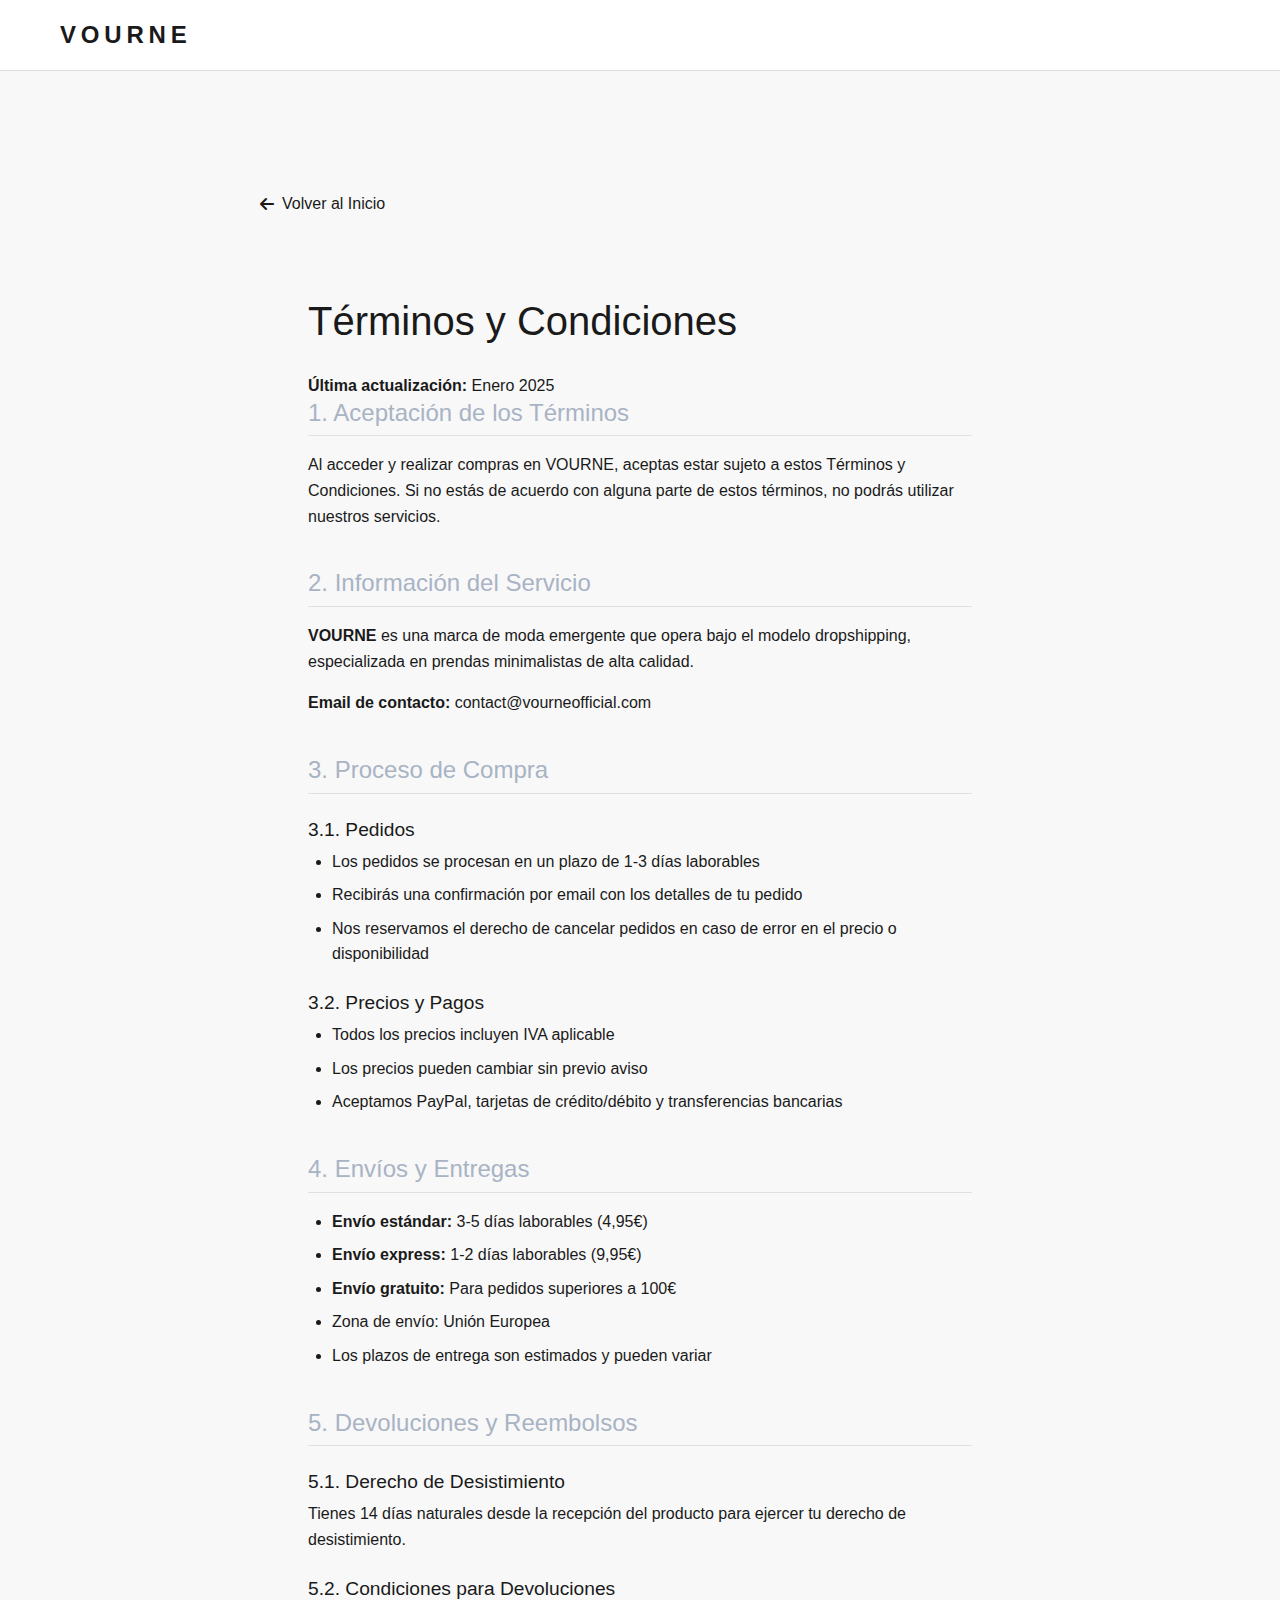
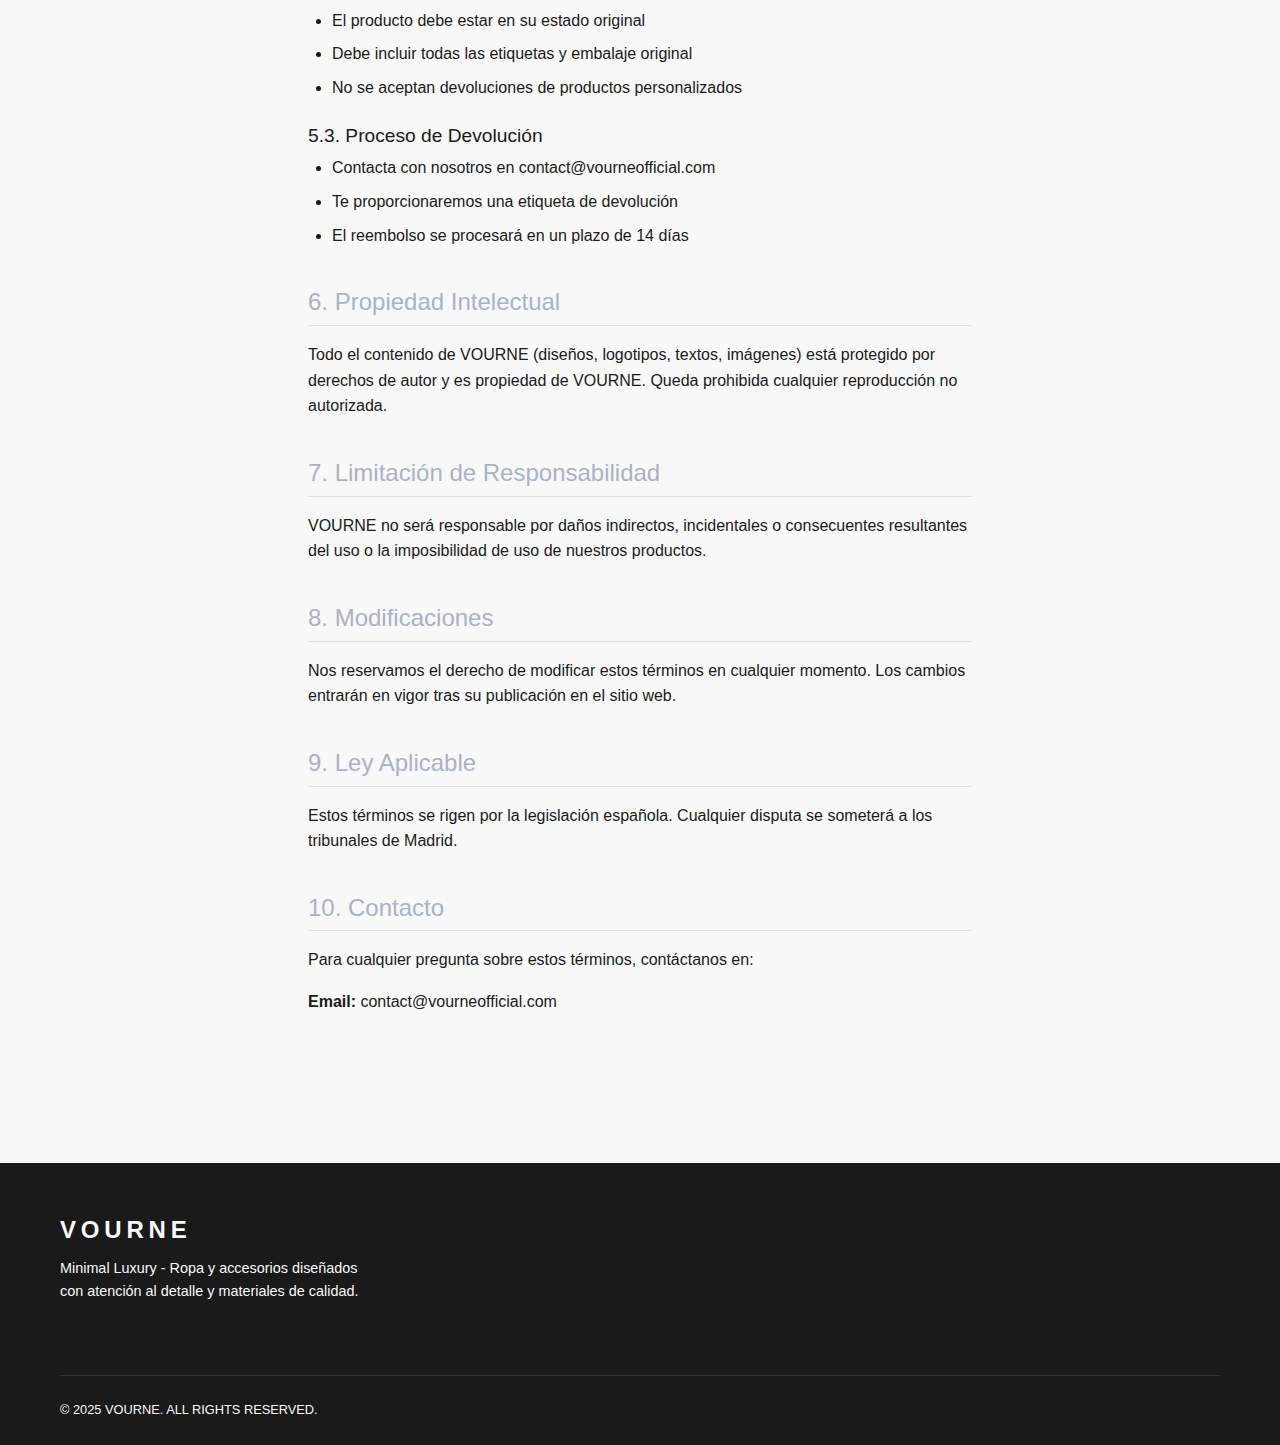
<file: Page-main/legal/terms.html>
<!DOCTYPE html>
<html lang="es">
<head>
    <meta charset="UTF-8">
    <meta name="viewport" content="width=device-width, initial-scale=1.0">
    <title>Términos y Condiciones - VOURNE</title>
    <link rel="stylesheet" href="../assets/css/main.css">
    <link rel="stylesheet" href="https://cdnjs.cloudflare.com/ajax/libs/font-awesome/6.4.0/css/all.min.css">
    <style>
        .legal-page {
            padding: 120px 0 60px;
            max-width: 800px;
            margin: 0 auto;
        }
        .legal-content {
            background: var(--background);
            padding: 3rem;
            border-radius: 8px;
            box-shadow: var(--shadow);
        }
        .legal-section {
            margin-bottom: 2.5rem;
        }
        .legal-section h2 {
            font-size: 1.5rem;
            margin-bottom: 1rem;
            color: var(--accent);
            border-bottom: 1px solid var(--border);
            padding-bottom: 0.5rem;
        }
        .legal-section h3 {
            font-size: 1.2rem;
            margin: 1.5rem 0 0.5rem;
        }
        .legal-section p, .legal-section ul {
            margin-bottom: 1rem;
            line-height: 1.6;
        }
        .legal-section ul {
            padding-left: 1.5rem;
        }
        .legal-section li {
            margin-bottom: 0.5rem;
        }
        .back-to-home {
            display: inline-flex;
            align-items: center;
            gap: 0.5rem;
            margin-bottom: 2rem;
            color: var(--text-dark);
            text-decoration: none;
        }
        .back-to-home:hover {
            color: var(--accent);
        }
    </style>
</head>
<body>
    <header class="site-header" id="header">
        <nav class="nav container">
            <div class="nav__center">
                <a href="../index.html" class="nav__brand">VOURNE</a>
            </div>
        </nav>
    </header>

    <main class="legal-page">
        <div class="container">
            <a href="../index.html" class="back-to-home">
                <i class="fas fa-arrow-left"></i>
                Volver al Inicio
            </a>

            <div class="legal-content">
                <h1>Términos y Condiciones</h1>
                <p><strong>Última actualización:</strong> Enero 2025</p>

                <div class="legal-section">
                    <h2>1. Aceptación de los Términos</h2>
                    <p>Al acceder y realizar compras en VOURNE, aceptas estar sujeto a estos Términos y Condiciones. Si no estás de acuerdo con alguna parte de estos términos, no podrás utilizar nuestros servicios.</p>
                </div>

                <div class="legal-section">
                    <h2>2. Información del Servicio</h2>
                    <p><strong>VOURNE</strong> es una marca de moda emergente que opera bajo el modelo dropshipping, especializada en prendas minimalistas de alta calidad.</p>
                    <p><strong>Email de contacto:</strong> contact@vourneofficial.com</p>
                </div>

                <div class="legal-section">
                    <h2>3. Proceso de Compra</h2>
                    <h3>3.1. Pedidos</h3>
                    <ul>
                        <li>Los pedidos se procesan en un plazo de 1-3 días laborables</li>
                        <li>Recibirás una confirmación por email con los detalles de tu pedido</li>
                        <li>Nos reservamos el derecho de cancelar pedidos en caso de error en el precio o disponibilidad</li>
                    </ul>

                    <h3>3.2. Precios y Pagos</h3>
                    <ul>
                        <li>Todos los precios incluyen IVA aplicable</li>
                        <li>Los precios pueden cambiar sin previo aviso</li>
                        <li>Aceptamos PayPal, tarjetas de crédito/débito y transferencias bancarias</li>
                    </ul>
                </div>

                <div class="legal-section">
                    <h2>4. Envíos y Entregas</h2>
                    <ul>
                        <li><strong>Envío estándar:</strong> 3-5 días laborables (4,95€)</li>
                        <li><strong>Envío express:</strong> 1-2 días laborables (9,95€)</li>
                        <li><strong>Envío gratuito:</strong> Para pedidos superiores a 100€</li>
                        <li>Zona de envío: Unión Europea</li>
                        <li>Los plazos de entrega son estimados y pueden variar</li>
                    </ul>
                </div>

                <div class="legal-section">
                    <h2>5. Devoluciones y Reembolsos</h2>
                    <h3>5.1. Derecho de Desistimiento</h3>
                    <p>Tienes 14 días naturales desde la recepción del producto para ejercer tu derecho de desistimiento.</p>

                    <h3>5.2. Condiciones para Devoluciones</h3>
                    <ul>
                        <li>El producto debe estar en su estado original</li>
                        <li>Debe incluir todas las etiquetas y embalaje original</li>
                        <li>No se aceptan devoluciones de productos personalizados</li>
                    </ul>

                    <h3>5.3. Proceso de Devolución</h3>
                    <ul>
                        <li>Contacta con nosotros en contact@vourneofficial.com</li>
                        <li>Te proporcionaremos una etiqueta de devolución</li>
                        <li>El reembolso se procesará en un plazo de 14 días</li>
                    </ul>
                </div>

                <div class="legal-section">
                    <h2>6. Propiedad Intelectual</h2>
                    <p>Todo el contenido de VOURNE (diseños, logotipos, textos, imágenes) está protegido por derechos de autor y es propiedad de VOURNE. Queda prohibida cualquier reproducción no autorizada.</p>
                </div>

                <div class="legal-section">
                    <h2>7. Limitación de Responsabilidad</h2>
                    <p>VOURNE no será responsable por daños indirectos, incidentales o consecuentes resultantes del uso o la imposibilidad de uso de nuestros productos.</p>
                </div>

                <div class="legal-section">
                    <h2>8. Modificaciones</h2>
                    <p>Nos reservamos el derecho de modificar estos términos en cualquier momento. Los cambios entrarán en vigor tras su publicación en el sitio web.</p>
                </div>

                <div class="legal-section">
                    <h2>9. Ley Aplicable</h2>
                    <p>Estos términos se rigen por la legislación española. Cualquier disputa se someterá a los tribunales de Madrid.</p>
                </div>

                <div class="legal-section">
                    <h2>10. Contacto</h2>
                    <p>Para cualquier pregunta sobre estos términos, contáctanos en:</p>
                    <p><strong>Email:</strong> contact@vourneofficial.com</p>
                </div>
            </div>
        </div>
    </main>

    <footer class="site-footer">
        <div class="container">
            <div class="footer-content">
                <div class="footer-brand">
                    <a href="../index.html" class="footer-logo">VOURNE</a>
                    <p class="footer-description">
                        Minimal Luxury - Ropa y accesorios diseñados con atención al detalle y materiales de calidad.
                    </p>
                </div>
            </div>
            <div class="footer-bottom">
                <div class="footer-copyright">
                    © 2025 VOURNE. ALL RIGHTS RESERVED.
                </div>
            </div>
        </div>
    </footer>
</body>
</html>
</file>
<file: Page-main/assets/css/style.css>
/* --- 10 CANVIS IMPLEMENTATS EN VOURNE --- */

/* 1. Botones más amigables (UI) */
.btn {
    border-radius: 6px !important; /* Suaviza las esquinas */
    letter-spacing: 1px;
    font-weight: 600;
}

/* 2. Tarjetas de producto Minimalistas (Sin bordes, con sombra) */
.product-card {
    border: none !important; /* Eliminamos el borde del diseño original */
    box-shadow: 0 4px 6px rgba(0,0,0,0.02); /* Sombra base muy sutil */
    transition: transform 0.3s ease, box-shadow 0.3s ease;
}

.product-card:hover {
    transform: translateY(-8px); /* Elevación más pronunciada */
    box-shadow: 0 15px 30px rgba(0,0,0,0.1); /* Sombra difusa elegante */
}

/* 3. Header Sticky con efecto Glassmorphism */
.site-header {
    position: sticky;
    top: 0;
    background-color: rgba(255, 255, 255, 0.85) !important; /* Semitransparente */
    backdrop-filter: blur(10px); /* Efecto desenfoque estilo Apple */
    border-bottom: 1px solid rgba(0,0,0,0.05);
    z-index: 1000;
}

/* 4. Inputs con color de marca (UX) */
input:focus, select:focus, textarea:focus {
    border-color: var(--primary) !important; /* Usa tu negro #1A1A1A */
    box-shadow: 0 0 0 2px rgba(26, 26, 26, 0.1) !important; /* Resplandor sutil */
    outline: none;
}

/* 5. Animación Hover en Menú de Navegación */
.nav__link {
    position: relative;
}
.nav__link::after {
    content: '';
    position: absolute;
    width: 0;
    height: 2px;
    bottom: -4px;
    left: 0;
    background-color: var(--primary);
    transition: width 0.3s ease;
}
.nav__link:hover::after {
    width: 100%;
}

/* 6. Botones de acción (CTA) en tarjetas más visibles */
.product-card__actions .btn {
    background-color: var(--primary);
    color: white;
    width: 100%;
    margin-bottom: 0.5rem;
}
.product-card__actions .btn:hover {
    background-color: #333; /* Un gris muy oscuro al hover */
}

/* 7. Animación de entrada para el Hero Title */
@keyframes fadeInUp {
    from { opacity: 0; transform: translateY(20px); }
    to { opacity: 1; transform: translateY(0); }
}
.hero__title {
    animation: fadeInUp 1s ease-out forwards;
}
.hero__subtitle {
    animation: fadeInUp 1s ease-out 0.3s forwards; /* Retardo de 0.3s */
    opacity: 0; /* Estado inicial invisible */
}

/* 8. Footer más espacioso y jerarquizado */
.site-footer {
    padding-top: 5rem !important;
    padding-bottom: 3rem !important;
}
.footer-links a {
    color: #666 !important;
    font-weight: 300;
    margin-bottom: 0.8rem;
    transition: color 0.2s;
}
.footer-links a:hover {
    color: var(--primary) !important;
    padding-left: 5px; /* Pequeño desplazamiento al hover */
}

/* 9. Badges de categoría modernos */
.category-badge {
    position: absolute;
    top: 15px;
    left: 15px;
    background-color: var(--primary);
    color: white;
    padding: 4px 12px;
    border-radius: 20px;
    font-size: 0.7rem;
    text-transform: uppercase;
    letter-spacing: 1px;
    z-index: 10;
}

/* 10. Precio destacado en el catálogo */
.product-card__price {
    font-family: 'Helvetica Neue', sans-serif;
    font-weight: 700 !important;
    font-size: 1.1rem !important;
    color: var(--primary);
    margin-top: 0.5rem;
}
</file>
<file: Page-main/assets/css/cart.css>
/* Cart Page Styles */
.cart-page {
    padding: 120px 0 60px;
    min-height: 70vh;
}

.cart-header {
    display: flex;
    justify-content: space-between;
    align-items: center;
    margin-bottom: 3rem;
    padding-bottom: 1.5rem;
    border-bottom: 1px solid var(--border);
}

.cart-header h1 {
    font-size: 2rem;
    font-weight: 300;
    letter-spacing: 0.1em;
    text-transform: uppercase;
}

.continue-shopping {
    display: flex;
    align-items: center;
    gap: 0.5rem;
    color: var(--text-dark);
    text-decoration: none;
    font-size: 0.9rem;
    transition: var(--transition);
}

.continue-shopping:hover {
    color: var(--accent);
}

.cart-layout {
    display: grid;
    grid-template-columns: 1fr 400px;
    gap: 3rem;
}

.cart-items-section {
    background: var(--background);
    border-radius: 8px;
    overflow: hidden;
}

.cart-items-header {
    display: grid;
    grid-template-columns: 2fr 1fr 1fr 1fr;
    gap: 1rem;
    padding: 1.5rem;
    background: var(--primary-light);
    border-bottom: 1px solid var(--border);
    font-weight: 500;
    text-transform: uppercase;
    font-size: 0.8rem;
    letter-spacing: 0.1em;
}

.cart-items-container {
    min-height: 200px;
}

.cart-item-detailed {
    display: grid;
    grid-template-columns: 2fr 1fr 1fr 1fr;
    gap: 1rem;
    padding: 1.5rem;
    border-bottom: 1px solid var(--border);
    align-items: center;
    animation: slideIn 0.3s ease-out;
}

.cart-item-detailed:last-child {
    border-bottom: none;
}

.cart-item-info {
    display: flex;
    gap: 1rem;
    align-items: center;
}

.cart-item-image {
    width: 80px;
    height: 80px;
    object-fit: cover;
    border-radius: 4px;
    /* --- AÑADIDO PARA IMAGEN DE PRUEBA EN EL ESTILO --- */
    background-image: url('https://picsum.photos/seed/cartitem/100/100');
    background-size: cover;
    background-position: center;
    /* ------------------------------------------------ */
}

.cart-item-details h3 {
    font-size: 1rem;
    font-weight: 500;
    margin-bottom: 0.25rem;
}

.cart-item-details p {
    font-size: 0.8rem;
    color: var(--text-light);
}

.cart-item-price {
    font-weight: 500;
}

.cart-item-quantity {
    display: flex;
    align-items: center;
    gap: 0.5rem;
}

/* ... (resto del CSS) ... */
</file>
<file: Page-main/assets/css/main.css>
/* ================================================= */
/* 1. PALETA DE COLORES Y VARIABLES GLOBALES (ROOT) */
/* ================================================= */

:root {
    /* Paleta de colores VOURNE (Streetwear Limpio/Elegante) */
    --primary: #1A1A1A; /* Negro Profundo (Texto, Botones principales) */
    --secondary: #F8F8F8; /* Gris muy claro (Fondo de página/secciones) */
    --accent: #A8B3C4; /* Gris Pizarra Suave (Acento y Hover) */
    
    /* Variables funcionales */
    --white: #FFFFFF;
    --text-dark: var(--primary);
    --text-light: #666666;
    --border: #E0E0E0;
    --success: #6aa84f;
    --error: #cc0000;
    --shadow-lg: 0 10px 40px rgba(0, 0, 0, 0.15);
    
    /* Tipografía y Espaciado */
    --font-family-primary: 'Helvetica Neue', Helvetica, Arial, sans-serif;
    --container-max-width: 1200px;
}

/* ================================================= */
/* 2. RESET Y ESTILOS BASE */
/* ================================================= */

*, *::before, *::after {
    box-sizing: border-box;
    margin: 0;
    padding: 0;
}

body {
    font-family: var(--font-family-primary);
    line-height: 1.6;
    color: var(--text-dark);
    background-color: var(--secondary); /* Fondo limpio */
    -webkit-font-smoothing: antialiased;
}

a {
    color: var(--primary);
    text-decoration: none;
    transition: color 0.3s ease;
}

a:hover {
    color: var(--accent); /* Hover sutil */
}

/* Contenedor centralizado y responsivo */
.container {
    max-width: var(--container-max-width);
    margin-left: auto;
    margin-right: auto;
    padding: 0 20px;
    width: 100%;
}

/* ================================================= */
/* 3. TIPOGRAFÍA (Añadido para estructura) */
/* ================================================= */

h1, h2, h3, h4 {
    margin-bottom: 0.7em;
    font-weight: 500;
    line-height: 1.2;
}

h1 { font-size: 2.5rem; }
h2 { font-size: 2rem; }
h3 { font-size: 1.5rem; }

/* ================================================= */
/* 4. BOTONES (Aplicación de Paleta) */
/* ================================================= */

.btn {
    display: inline-flex;
    align-items: center;
    justify-content: center;
    padding: 0.8rem 1.5rem;
    border: 1px solid transparent;
    border-radius: 4px;
    cursor: pointer;
    font-size: 1rem;
    font-weight: 500;
    text-transform: uppercase;
    letter-spacing: 0.05em;
    transition: all 0.3s ease;
}

.btn--primary {
    background-color: var(--primary);
    color: var(--white);
    border-color: var(--primary);
}

.btn--primary:hover {
    background-color: var(--accent); /* Acento suave en hover */
    border-color: var(--accent);
    color: var(--white);
}

.btn--secondary {
    background-color: transparent;
    color: var(--primary);
    border-color: var(--primary);
}

.btn--secondary:hover {
    background-color: var(--primary);
    color: var(--white);
}

.btn--full {
    width: 100%;
}

/* ================================================= */
/* 5. FORMULARIOS (Para checkout.html) */
/* ================================================= */

.form-group {
    margin-bottom: 1.5rem;
}

.form-group label {
    display: block;
    margin-bottom: 0.5rem;
    font-size: 0.9rem;
    font-weight: 500;
}

.form-group input:not([type="checkbox"]), 
.form-group select, 
.form-group textarea {
    width: 100%;
    padding: 0.75rem 1rem;
    border: 1px solid var(--border);
    border-radius: 4px;
    font-size: 1rem;
    transition: border-color 0.3s ease, box-shadow 0.3s ease;
}

.form-group input:focus,
.form-group select:focus,
.form-group textarea:focus {
    border-color: var(--accent);
    box-shadow: 0 0 0 1px var(--accent);
}

/* Estilos de grids en formularios */
.form-grid {
    display: grid;
    grid-template-columns: 1fr 1fr;
    gap: 1.5rem;
}

@media (max-width: 600px) {
    .form-grid {
        grid-template-columns: 1fr;
    }
}

/* ================================================= */
/* 6. LAYOUT PRINCIPAL Y HEADER */
/* ================================================= */

/* Header */
.site-header {
    background-color: var(--white);
    padding: 1rem 0;
    border-bottom: 1px solid var(--border);
    position: sticky;
    top: 0;
    z-index: 100;
}

.nav {
    display: flex;
    justify-content: space-between;
    align-items: center;
}

.nav__brand {
    font-size: 1.5rem;
    font-weight: 700;
    letter-spacing: 0.2em;
}

.nav__left, .nav__right {
    display: flex;
    align-items: center;
    gap: 1.5rem;
}

.nav__link {
    text-transform: uppercase;
    font-size: 0.9rem;
    font-weight: 400;
}

.nav__link:hover {
    color: var(--accent);
}

/* Footer */
.site-footer {
    background-color: var(--primary);
    color: var(--secondary);
    padding: 3rem 0 1.5rem;
}

.site-footer a {
    color: var(--secondary);
}

.site-footer a:hover {
    color: var(--accent);
}

.footer-content {
    display: flex;
    justify-content: space-between;
    gap: 3rem;
    margin-bottom: 3rem;
}

.footer-logo {
    font-size: 1.5rem;
    font-weight: 700;
    letter-spacing: 0.2em;
    display: block;
    margin-bottom: 0.5rem;
}

.footer-description {
    font-size: 0.9rem;
    max-width: 300px;
    margin-bottom: 1.5rem;
}

.footer-column h4 {
    text-transform: uppercase;
    font-size: 1rem;
    margin-bottom: 1rem;
    font-weight: 600;
}

.footer-links a {
    display: block;
    margin-bottom: 0.5rem;
    font-size: 0.9rem;
}

.footer-bottom {
    border-top: 1px solid rgba(255, 255, 255, 0.1);
    padding-top: 1.5rem;
    display: flex;
    justify-content: space-between;
    font-size: 0.8rem;
}

.footer-legal a {
    margin-left: 1rem;
}

/* ===== COMIENZAN LOS ESTILOS ORIGINALES DEL USUARIO (CON VARIABLES DE COLOR APLICADAS) ===== */

/* Mejoras en la navegación */
.nav__link {
    position: relative;
}

.nav__link.is-active::after {
    content: '';
    position: absolute;
    bottom: -5px;
    left: 0;
    width: 100%;
    height: 2px;
    background-color: var(--primary);
}

.nav__link.is-active {
    font-weight: 500;
}

/* Mejoras en los dropdowns */
.dropdown__menu {
    backdrop-filter: blur(10px);
    background-color: rgba(255, 255, 255, 0.9);
    border: 1px solid var(--border);
}

.dropdown__item:hover {
    background-color: var(--secondary);
    color: var(--primary);
}

/* Mejoras en los botones */
.btn--primary:hover::before {
    background: linear-gradient(90deg, transparent, rgba(255,255,255,0.3), transparent); /* Más sutil */
}

/* Mejoras en los formularios */
.form-group input:focus,
.form-group select:focus,
.form-group textarea:focus {
    transform: none; /* Quitamos el transform sutil */
    box-shadow: 0 0 0 2px rgba(var(--accent-rgb), 0.5); /* Sombra de foco limpia */
}

/* Mejoras en los estados de carga */
.loading::after {
    border: 2px solid var(--border);
    border-top: 2px solid var(--accent);
}

/* Mejoras en los tooltips */
[data-tooltip]::before {
    background: var(--primary);
}

/* Mejoras en el focus visible */
button:focus-visible,
a:focus-visible,
input:focus-visible,
select:focus-visible {
    outline: 2px solid var(--accent);
    outline-offset: 2px;
}

/* Mejoras en el modo oscuro (preparación) - Usando variables actuales */
@media (prefers-color-scheme: dark) {
    :root {
        --primary: #FFFFFF; 
        --secondary: #121212; 
        --background: #121212;
        --text-dark: var(--white);
        --text-light: #AAAAAA;
        --border: #333333;
    }
    .site-header { background-color: #1A1A1A; border-bottom-color: #333; }
    .site-footer { background-color: #000000; }
    .dropdown__menu { background-color: rgba(0, 0, 0, 0.9); }
}

/* Mejoras en la selección de texto */
::selection {
    background: var(--accent);
    color: var(--white);
}

::-moz-selection {
    background: var(--accent);
    color: var(--white);
}
</file>
